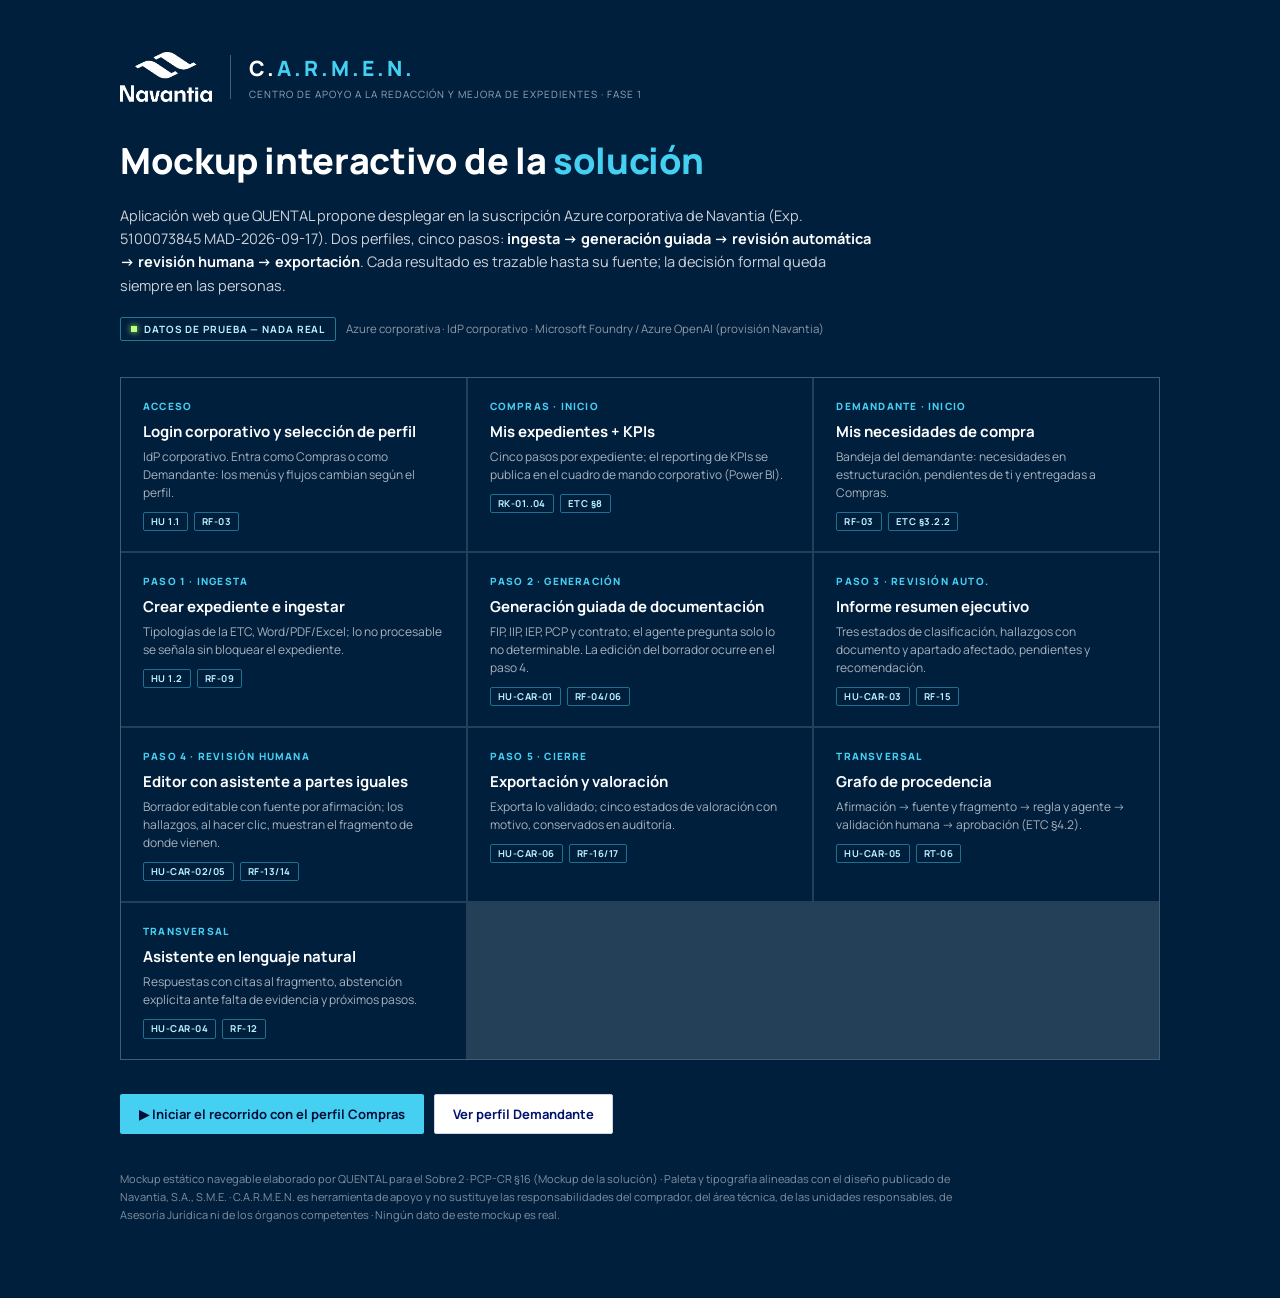
<file: index.html>
﻿<!DOCTYPE html>
<html lang="es">
<head>
<meta charset="utf-8">
<title>C.A.R.M.E.N. — Mockup de la solución (Sobre 2)</title>
<meta name="viewport" content="width=device-width, initial-scale=1">
<link rel="preconnect" href="https://fonts.googleapis.com">
<link href="https://fonts.googleapis.com/css2?family=Manrope:wght@400;600;700;800&display=swap" rel="stylesheet">
<link rel="stylesheet" href="assets/css/styles.css?v=3">
<link rel="icon" href="assets/img/navantia-icon.png">
</head>
<body class="cover">
<div class="cover-inner">

  <div style="display:flex; align-items:center; gap:18px; margin-bottom:30px">
    <img src="assets/img/navantia-vertical-white.webp" alt="Navantia" height="50">
    <div style="width:1px; height:44px; background:rgba(255,255,255,.28)"></div>
    <div>
      <div style="font-size:21px; font-weight:800; letter-spacing:.14em">C.<span style="color:var(--nv-cyan)">A.R.M.E.N.</span></div>
      <div style="font-size:10px; letter-spacing:.1em; color:rgba(255,255,255,.6)">CENTRO DE APOYO A LA REDACCIÓN Y MEJORA DE EXPEDIENTES · FASE 1</div>
    </div>
  </div>

  <h1 class="cover-title">Mockup interactivo de la <span>solución</span></h1>
  <p class="lead">
    Aplicación web que QUENTAL propone desplegar en la suscripción Azure corporativa de Navantia (Exp. 5100073845 MAD-2026-09-17).
    Dos perfiles, cinco pasos: <b style="color:#fff">ingesta → generación guiada → revisión automática → revisión humana → exportación</b>.
    Cada resultado es trazable hasta su fuente; la decisión formal queda siempre en las personas.
  </p>

  <div style="display:flex; gap:10px; flex-wrap:wrap; margin-top:20px; align-items:center">
    <span class="top-env"><span class="dot"></span> Datos de prueba — nada real</span>
    <span style="font-size:11.5px; color:rgba(255,255,255,.55)">Azure corporativa · IdP corporativo · Microsoft Foundry / Azure OpenAI (provisión Navantia)</span>
  </div>

  <div class="map-grid">
    <a class="map-card" href="login.html">
      <div class="n">Acceso</div>
      <h3>Login corporativo y selección de perfil</h3>
      <p>IdP corporativo. Entra como Compras o como Demandante: los menús y flujos cambian según el perfil.</p>
      <div class="refs"><span>HU 1.1</span><span>RF-03</span></div>
    </a>
    <a class="map-card" href="dashboard.html">
      <div class="n">Compras · inicio</div>
      <h3>Mis expedientes + KPIs</h3>
      <p>Cinco pasos por expediente; el reporting de KPIs se publica en el cuadro de mando corporativo (Power BI).</p>
      <div class="refs"><span>RK-01..04</span><span>ETC §8</span></div>
    </a>
    <a class="map-card" href="dashboard-demandante.html">
      <div class="n">Demandante · inicio</div>
      <h3>Mis necesidades de compra</h3>
      <p>Bandeja del demandante: necesidades en estructuración, pendientes de ti y entregadas a Compras.</p>
      <div class="refs"><span>RF-03</span><span>ETC §3.2.2</span></div>
    </a>
    <a class="map-card" href="expediente.html">
      <div class="n">Paso 1 · Ingesta</div>
      <h3>Crear expediente e ingestar</h3>
      <p>Tipologías de la ETC, Word/PDF/Excel; lo no procesable se señala sin bloquear el expediente.</p>
      <div class="refs"><span>HU 1.2</span><span>RF-09</span></div>
    </a>
    <a class="map-card" href="generacion.html">
      <div class="n">Paso 2 · Generación</div>
      <h3>Generación guiada de documentación</h3>
      <p>FIP, IIP, IEP, PCP y contrato; el agente pregunta solo lo no determinable. La edición del borrador ocurre en el paso 4.</p>
      <div class="refs"><span>HU-CAR-01</span><span>RF-04/06</span></div>
    </a>
    <a class="map-card" href="revision.html">
      <div class="n">Paso 3 · Revisión auto.</div>
      <h3>Informe resumen ejecutivo</h3>
      <p>Tres estados de clasificación, hallazgos con documento y apartado afectado, pendientes y recomendación.</p>
      <div class="refs"><span>HU-CAR-03</span><span>RF-15</span></div>
    </a>
    <a class="map-card" href="editor.html">
      <div class="n">Paso 4 · Revisión humana</div>
      <h3>Editor con asistente a partes iguales</h3>
      <p>Borrador editable con fuente por afirmación; los hallazgos, al hacer clic, muestran el fragmento de donde vienen.</p>
      <div class="refs"><span>HU-CAR-02/05</span><span>RF-13/14</span></div>
    </a>
    <a class="map-card" href="valoracion.html">
      <div class="n">Paso 5 · Cierre</div>
      <h3>Exportación y valoración</h3>
      <p>Exporta lo validado; cinco estados de valoración con motivo, conservados en auditoría.</p>
      <div class="refs"><span>HU-CAR-06</span><span>RF-16/17</span></div>
    </a>
    <a class="map-card" href="trazabilidad.html">
      <div class="n">Transversal</div>
      <h3>Grafo de procedencia</h3>
      <p>Afirmación → fuente y fragmento → regla y agente → validación humana → aprobación (ETC §4.2).</p>
      <div class="refs"><span>HU-CAR-05</span><span>RT-06</span></div>
    </a>
    <a class="map-card" href="asistente.html">
      <div class="n">Transversal</div>
      <h3>Asistente en lenguaje natural</h3>
      <p>Respuestas con citas al fragmento, abstención explícita ante falta de evidencia y próximos pasos.</p>
      <div class="refs"><span>HU-CAR-04</span><span>RF-12</span></div>
    </a></div>

  <div style="margin-top:34px; display:flex; gap:10px">
    <a class="btn btn-cyan" href="login.html">▶ Iniciar el recorrido con el perfil Compras</a>
    <a class="btn btn-ghost" href="dashboard-demandante.html">Ver perfil Demandante</a>
  </div>

  <p style="margin-top:36px; font-size:11px; color:rgba(255,255,255,.5); max-width:840px">
    Mockup estático navegable elaborado por QUENTAL para el Sobre 2 · PCP-CR §16 (Mockup de la solución) ·
    Paleta y tipografía alineadas con el diseño publicado de Navantia, S.A., S.M.E. · C.A.R.M.E.N. es herramienta de apoyo
    y no sustituye las responsabilidades del comprador, del área técnica, de las unidades responsables, de Asesoría Jurídica
    ni de los órganos competentes · Ningún dato de este mockup es real.
  </p>

</div>
</body>
</html>
</file>
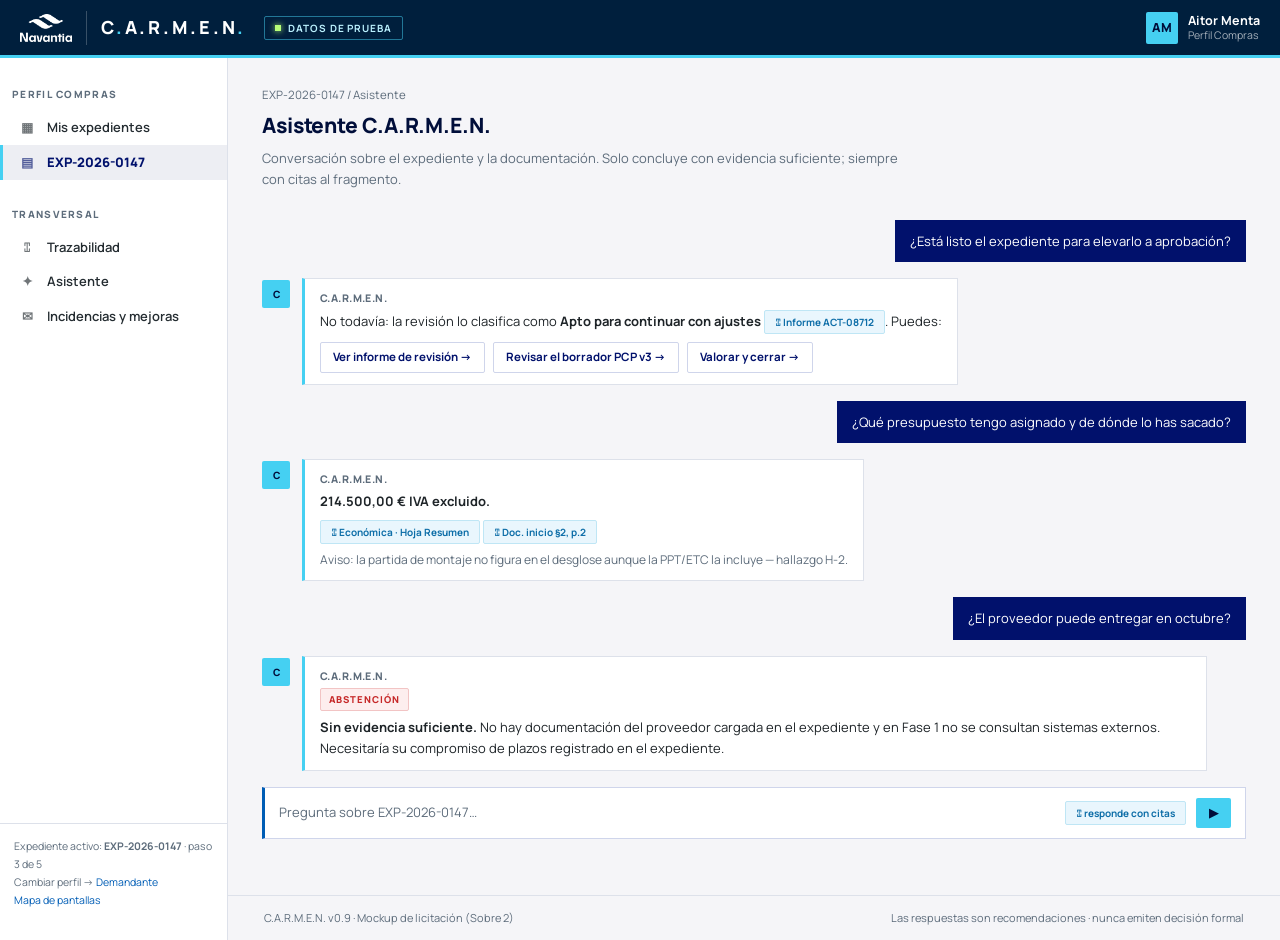
<file: asistente.html>
﻿<!DOCTYPE html>
<html lang="es">
<head>
<meta charset="utf-8">
<title>C.A.R.M.E.N. — Asistente en lenguaje natural</title>
<meta name="viewport" content="width=device-width, initial-scale=1">
<link rel="preconnect" href="https://fonts.googleapis.com">
<link href="https://fonts.googleapis.com/css2?family=Manrope:wght@400;600;700;800&display=swap" rel="stylesheet">
<link rel="stylesheet" href="assets/css/styles.css?v=3">
<link rel="icon" href="assets/img/navantia-icon.png">
</head>
<body>
<div class="app-shell">

  <header class="topbar">
    <div class="brand">
      <img src="assets/img/navantia-vertical-white.webp" alt="Navantia" height="30">
      <span class="sep"></span>
      <div class="brand-mark">C<span>.</span>A.R.M.E.N<span>.</span></div>
    </div>
    <span class="top-env"><span class="dot"></span> Datos de prueba</span>
    <span class="spacer"></span>
    <div class="top-user">
      <div class="avatar">AM</div>
      <div class="top-user-meta"><div class="name">Aitor Menta</div><div class="role">Perfil Compras</div></div>
    </div>
  </header>

  <aside class="sidebar">
    <h6>Perfil Compras</h6>
    <nav class="snav">
      <a href="dashboard.html"><span class="ico">▦</span> Mis expedientes</a>
      <a href="expediente.html" class="active"><span class="ico">▤</span> EXP-2026-0147</a>
    </nav>
    <h6>Transversal</h6>
    <nav class="snav">
      <a href="trazabilidad.html"><span class="ico">⑄</span> Trazabilidad</a>
      <a href="asistente.html"><span class="ico">✦</span> Asistente</a>
      <a href="canal.html"><span class="ico">✉</span> Incidencias y mejoras</a>
    </nav>
    <div class="sidebar-foot">
      Expediente activo: <b>EXP-2026-0147</b> · paso 3 de 5<br>
      Cambiar perfil → <a href="dashboard-demandante.html">Demandante</a><br>
      <a href="index.html">Mapa de pantallas</a>
    </div>
  </aside>

  <div class="app-main">
    <main class="content">

      <div class="pagehead">
        <div class="grow">
          <div class="crumbs"><a href="expediente.html">EXP-2026-0147</a> / Asistente</div>
          <h1>Asistente C.A.R.M.E.N.</h1>
          <p>Conversación sobre el expediente y la documentación. Solo concluye con evidencia suficiente; siempre con citas al fragmento.</p>
        </div>
      </div>

      <div class="chat-wrap">
        <div class="msg user"><div class="bub">¿Está listo el expediente para elevarlo a aprobación?</div></div>

        <div class="msg carmen">
          <div class="avatar">C</div>
          <div class="bub">
            <div class="who">C.A.R.M.E.N.</div>
            No todavía: la revisión lo clasifica como <b>Apto para continuar con ajustes</b> <span class="chip cite">⑄ Informe ACT-08712</span>. Puedes:
            <div class="sugerencias" style="margin-top:8px">
              <a class="btn btn-ghost btn-sm" href="revision.html">Ver informe de revisión →</a>
              <a class="btn btn-ghost btn-sm" href="editor.html">Revisar el borrador PCP v3 →</a>
              <a class="btn btn-ghost btn-sm" href="valoracion.html">Valorar y cerrar →</a>
            </div>
          </div>
        </div>

        <div class="msg user"><div class="bub">¿Qué presupuesto tengo asignado y de dónde lo has sacado?</div></div>

        <div class="msg carmen">
          <div class="avatar">C</div>
          <div class="bub">
            <div class="who">C.A.R.M.E.N.</div>
            <b>214.500,00 € IVA excluido.</b>
            <div style="margin-top:8px"><span class="chip cite">⑄ Económica · Hoja Resumen</span> <span class="chip cite">⑄ Doc. inicio §2, p.2</span></div>
            <div style="font-size:12px; color:var(--nv-slate); margin-top:6px">Aviso: la partida de montaje no figura en el desglose aunque la PPT/ETC la incluye — hallazgo H-2.</div>
          </div>
        </div>

        <div class="msg user"><div class="bub">¿El proveedor puede entregar en octubre?</div></div>

        <div class="msg carmen">
          <div class="avatar">C</div>
          <div class="bub">
            <div class="who">C.A.R.M.E.N.</div>
            <span class="tipo-alerta tipo-salida" style="display:inline-flex; margin-bottom:6px">Abstención</span><br>
            <b>Sin evidencia suficiente.</b> No hay documentación del proveedor cargada en el expediente y en Fase 1 no se consultan sistemas externos. Necesitaría su compromiso de plazos registrado en el expediente.
          </div>
        </div>
      </div>

      <div class="chat-input" style="margin-top:16px">
        <div class="ph">Pregunta sobre EXP-2026-0147…</div>
        <span class="chip cite">⑄ responde con citas</span>
        <a class="btn btn-cyan btn-sm" href="#">▶</a>
      </div>

    </main>
    <footer class="app-footer">
      <span>C.A.R.M.E.N. v0.9 · Mockup de licitación (Sobre 2)</span>
      <span class="sep"></span>
      <span>Las respuestas son recomendaciones · nunca emiten decisión formal</span>
    </footer>
  </div>
</div>
</body>
</html>
</file>
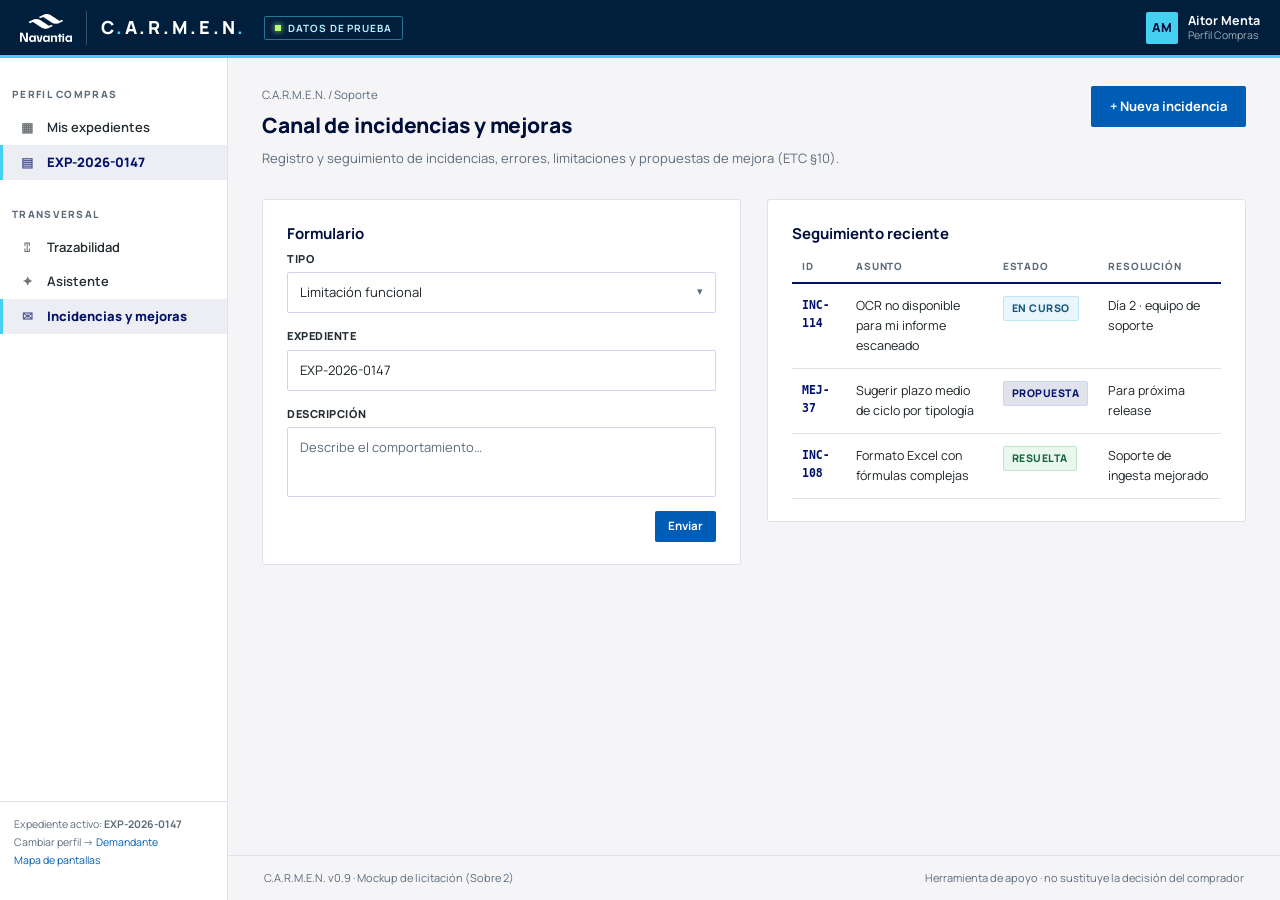
<file: canal.html>
﻿<!DOCTYPE html>
<html lang="es">
<head>
<meta charset="utf-8">
<title>C.A.R.M.E.N. — Canal de incidencias y mejoras</title>
<meta name="viewport" content="width=device-width, initial-scale=1">
<link rel="preconnect" href="https://fonts.googleapis.com">
<link href="https://fonts.googleapis.com/css2?family=Manrope:wght@400;600;700;800&display=swap" rel="stylesheet">
<link rel="stylesheet" href="assets/css/styles.css?v=3">
<link rel="icon" href="assets/img/navantia-icon.png">
</head>
<body>
<div class="app-shell">

  <header class="topbar">
    <div class="brand">
      <img src="assets/img/navantia-vertical-white.webp" alt="Navantia" height="30">
      <span class="sep"></span>
      <div class="brand-mark">C<span>.</span>A.R.M.E.N<span>.</span></div>
    </div>
    <span class="top-env"><span class="dot"></span> Datos de prueba</span>
    <span class="spacer"></span>
    <div class="top-user">
      <div class="avatar">AM</div>
      <div class="top-user-meta"><div class="name">Aitor Menta</div><div class="role">Perfil Compras</div></div>
    </div>
  </header>

  <aside class="sidebar">
    <h6>Perfil Compras</h6>
    <nav class="snav">
      <a href="dashboard.html"><span class="ico">▦</span> Mis expedientes</a>
      <a href="expediente.html" class="active"><span class="ico">▤</span> EXP-2026-0147</a>
    </nav>
    <h6>Transversal</h6>
    <nav class="snav">
      <a href="trazabilidad.html"><span class="ico">⑄</span> Trazabilidad</a>
      <a href="asistente.html"><span class="ico">✦</span> Asistente</a>
      <a href="canal.html" class="active"><span class="ico">✉</span> Incidencias y mejoras</a>
    </nav>
    <div class="sidebar-foot">
      Expediente activo: <b>EXP-2026-0147</b><br>
      Cambiar perfil → <a href="dashboard-demandante.html">Demandante</a><br>
      <a href="index.html">Mapa de pantallas</a>
    </div>
  </aside>

  <div class="app-main">
    <main class="content">

      <div class="pagehead">
        <div class="grow">
          <div class="crumbs"><a href="dashboard.html">C.A.R.M.E.N.</a> / Soporte</div>
          <h1>Canal de incidencias y mejoras</h1>
          <p>Registro y seguimiento de incidencias, errores, limitaciones y propuestas de mejora (ETC §10).</p>
        </div>
        <a class="btn btn-primary" href="#">+ Nueva incidencia</a>
      </div>

      <div class="grid-2" style="align-items:start">
        <div class="card">
          <h2>Formulario</h2>
          <div class="field"><label>Tipo</label><div class="fake-input" style="display:flex; justify-content:space-between">Limitación funcional <span style="color:var(--nv-slate); font-size:11px">▾</span></div></div>
          <div class="field"><label>Expediente</label><div class="fake-input">EXP-2026-0147</div></div>
          <div class="field"><label>Descripción</label><div class="fake-input" style="min-height:70px; color:var(--nv-slate)">Describe el comportamiento…</div></div>
          <div class="btn-row" style="justify-content:flex-end"><a class="btn btn-primary btn-sm" href="#">Enviar</a></div>
        </div>

        <div class="card">
          <h2>Seguimiento reciente</h2>
          <table class="tbl" style="font-size:12.5px">
            <thead><tr><th>ID</th><th>Asunto</th><th>Estado</th><th>Resolución</th></tr></thead>
            <tbody>
              <tr><td class="mono">INC-114</td><td>OCR no disponible para mi informe escaneado</td><td><span class="badge badge-info">En curso</span></td><td>Día 2 · equipo de soporte</td></tr>
              <tr><td class="mono">MEJ-37</td><td>Sugerir plazo medio de ciclo por tipología</td><td><span class="badge badge-navy">Propuesta</span></td><td>Para próxima release</td></tr>
              <tr><td class="mono">INC-108</td><td>Formato Excel con fórmulas complejas</td><td><span class="badge badge-ok">Resuelta</span></td><td>Soporte de ingesta mejorado</td></tr>
            </tbody>
          </table>
        </div>
      </div>

    </main>
    <footer class="app-footer">
      <span>C.A.R.M.E.N. v0.9 · Mockup de licitación (Sobre 2)</span>
      <span class="sep"></span>
      <span>Herramienta de apoyo · no sustituye la decisión del comprador</span>
    </footer>
  </div>
</div>
</body>
</html>
</file>
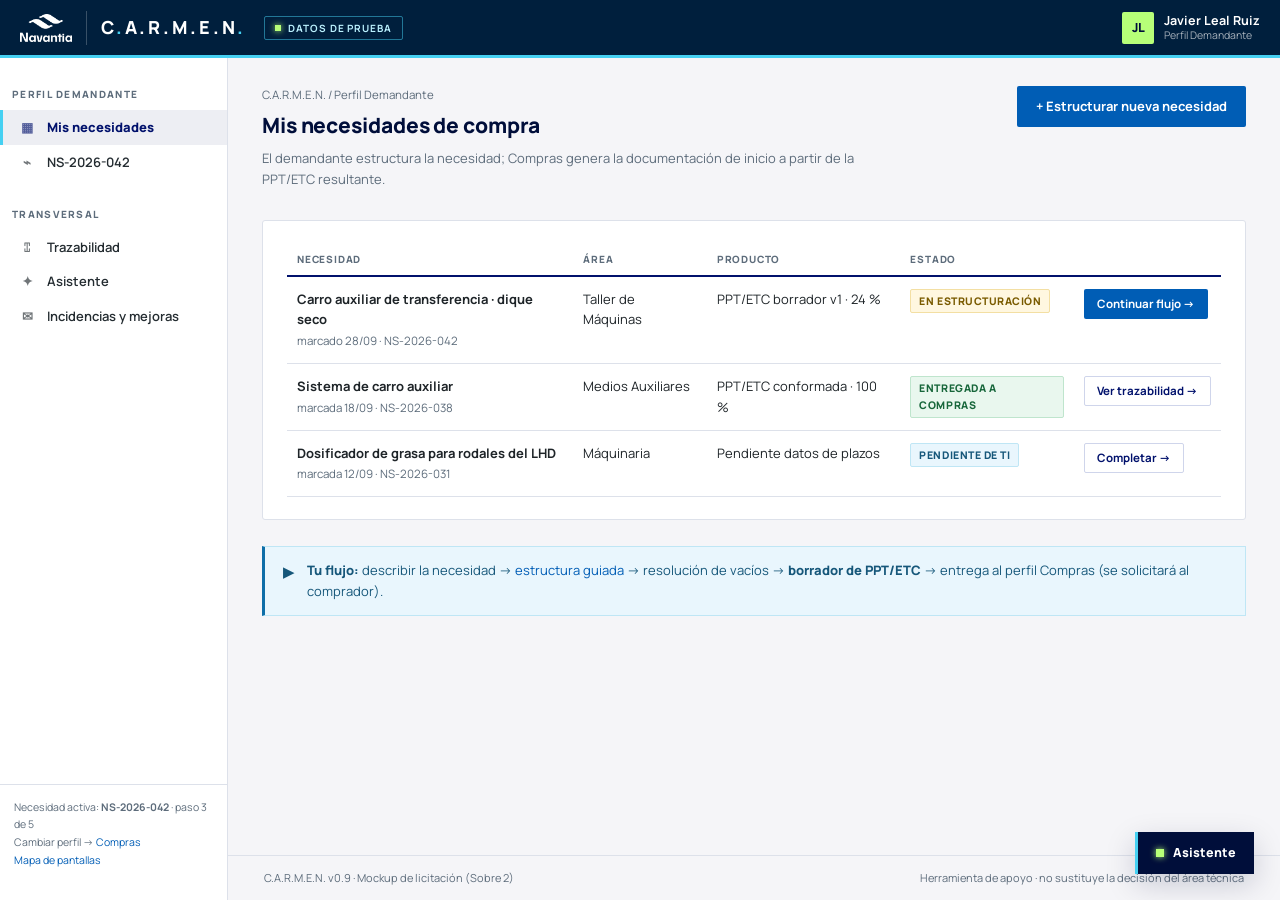
<file: dashboard-demandante.html>
﻿<!DOCTYPE html>
<html lang="es">
<head>
<meta charset="utf-8">
<title>C.A.R.M.E.N. — Mis necesidades (Demandante)</title>
<meta name="viewport" content="width=device-width, initial-scale=1">
<link rel="preconnect" href="https://fonts.googleapis.com">
<link href="https://fonts.googleapis.com/css2?family=Manrope:wght@400;600;700;800&display=swap" rel="stylesheet">
<link rel="stylesheet" href="assets/css/styles.css?v=3">
<link rel="icon" href="assets/img/navantia-icon.png">
</head>
<body>
<div class="app-shell">

  <header class="topbar">
    <div class="brand">
      <img src="assets/img/navantia-vertical-white.webp" alt="Navantia" height="30">
      <span class="sep"></span>
      <div class="brand-mark">C<span>.</span>A.R.M.E.N<span>.</span></div>
    </div>
    <span class="top-env"><span class="dot"></span> Datos de prueba</span>
    <span class="spacer"></span>
    <div class="top-user">
      <div class="avatar dem">JL</div>
      <div class="top-user-meta"><div class="name">Javier Leal Ruiz</div><div class="role">Perfil Demandante</div></div>
    </div>
  </header>

  <aside class="sidebar">
    <h6>Perfil Demandante</h6>
    <nav class="snav">
      <a href="dashboard-demandante.html" class="active"><span class="ico">▦</span> Mis necesidades</a>
      <a href="ppt-etc.html"><span class="ico">⌁</span> NS-2026-042</a>
    </nav>
    <h6>Transversal</h6>
    <nav class="snav">
      <a href="trazabilidad.html"><span class="ico">⑄</span> Trazabilidad</a>
      <a href="asistente.html"><span class="ico">✦</span> Asistente</a>
      <a href="canal.html"><span class="ico">✉</span> Incidencias y mejoras</a>
    </nav>
    <div class="sidebar-foot">
      Necesidad activa: <b>NS-2026-042</b> · paso 3 de 5<br>
      Cambiar perfil → <a href="dashboard.html">Compras</a><br>
      <a href="index.html">Mapa de pantallas</a>
    </div>
  </aside>

  <div class="app-main">
    <main class="content">

      <div class="pagehead">
        <div class="grow">
          <div class="crumbs">C.A.R.M.E.N. / Perfil Demandante</div>
          <h1>Mis necesidades de compra</h1>
          <p>El demandante estructura la necesidad; Compras genera la documentación de inicio a partir de la PPT/ETC resultante.</p>
        </div>
        <a class="btn btn-primary" href="ppt-etc.html">+ Estructurar nueva necesidad</a>
      </div>

      <div class="card">
        <table class="tbl">
          <thead>
            <tr><th>Necesidad</th><th>Área</th><th>Producto</th><th>Estado</th><th></th></tr>
          </thead>
          <tbody>
            <tr>
              <td><b>Carro auxiliar de transferencia · dique seco</b><br><span class="muted">marcado 28/09 · NS-2026-042</span></td>
              <td>Taller de Máquinas</td>
              <td>PPT/ETC borrador v1 · 24 %</td>
              <td><span class="badge badge-warn">En estructuración</span></td>
              <td><a class="btn btn-primary btn-sm" href="ppt-etc.html">Continuar flujo →</a></td>
            </tr>
            <tr>
              <td><b>Sistema de carro auxiliar</b><br><span class="muted">marcada 18/09 · NS-2026-038</span></td>
              <td>Medios Auxiliares</td>
              <td>PPT/ETC conformada · 100 %</td>
              <td><span class="badge badge-ok">Entregada a Compras</span></td>
              <td><a class="btn btn-ghost btn-sm" href="trazabilidad.html">Ver trazabilidad →</a></td>
            </tr>
            <tr>
              <td><b>Dosificador de grasa para rodales del LHD</b><br><span class="muted">marcada 12/09 · NS-2026-031</span></td>
              <td>Máquinaria</td>
              <td>Pendiente datos de plazos</td>
              <td><span class="badge badge-info">Pendiente de ti</span></td>
              <td><a class="btn btn-ghost btn-sm" href="ppt-etc.html">Completar →</a></td>
            </tr>
          </tbody>
        </table>
      </div>

      <div class="section">
        <div class="callout info">
          <span class="ico">▶</span>
          <div><b>Tu flujo:</b> describir la necesidad → <a href="ppt-etc.html">estructura guiada</a> → resolución de vacíos → <b>borrador de PPT/ETC</b> → entrega al perfil Compras (se solicitará al comprador).</div>
        </div>
      </div>

    </main>
    <footer class="app-footer">
      <span>C.A.R.M.E.N. v0.9 · Mockup de licitación (Sobre 2)</span>
      <span class="sep"></span>
      <span>Herramienta de apoyo · no sustituye la decisión del área técnica</span>
    </footer>
  </div>
</div>

<a class="chat-fab" href="asistente.html"><span class="dot"></span> Asistente</a>
</body>
</html>
</file>
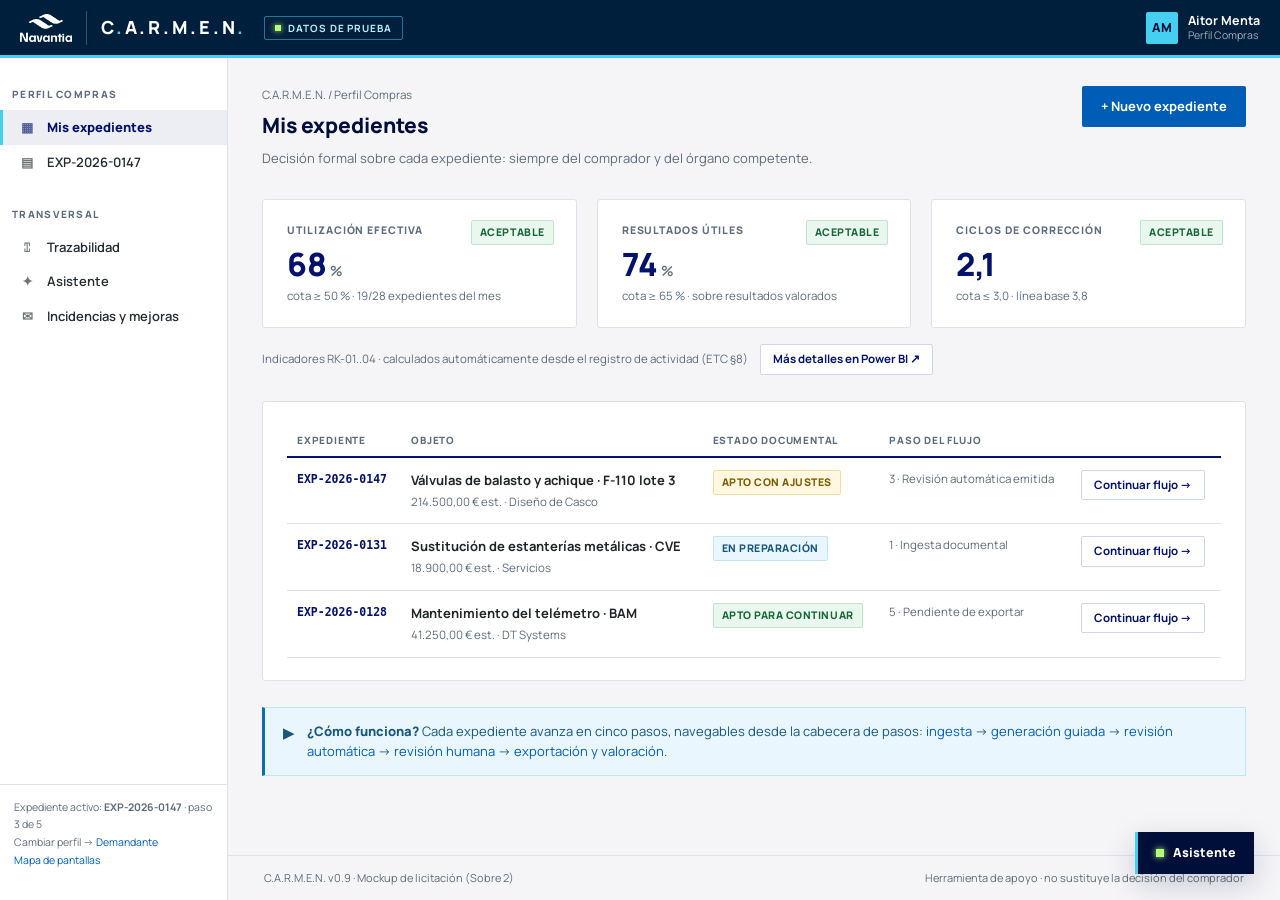
<file: dashboard.html>
﻿<!DOCTYPE html>
<html lang="es">
<head>
<meta charset="utf-8">
<title>C.A.R.M.E.N. — Mis expedientes (Compras)</title>
<meta name="viewport" content="width=device-width, initial-scale=1">
<link rel="preconnect" href="https://fonts.googleapis.com">
<link href="https://fonts.googleapis.com/css2?family=Manrope:wght@400;600;700;800&display=swap" rel="stylesheet">
<link rel="stylesheet" href="assets/css/styles.css?v=3">
<link rel="icon" href="assets/img/navantia-icon.png">
</head>
<body>
<div class="app-shell">

  <header class="topbar">
    <div class="brand">
      <img src="assets/img/navantia-vertical-white.webp" alt="Navantia" height="30">
      <span class="sep"></span>
      <div class="brand-mark">C<span>.</span>A.R.M.E.N<span>.</span></div>
    </div>
    <span class="top-env"><span class="dot"></span> Datos de prueba</span>
    <span class="spacer"></span>
    <div class="top-user">
      <div class="avatar">AM</div>
      <div class="top-user-meta"><div class="name">Aitor Menta</div><div class="role">Perfil Compras</div></div>
    </div>
  </header>

  <aside class="sidebar">
    <h6>Perfil Compras</h6>
    <nav class="snav">
      <a href="dashboard.html" class="active"><span class="ico">▦</span> Mis expedientes</a>
      <a href="expediente.html"><span class="ico">▤</span> EXP-2026-0147</a>
    </nav>
    <h6>Transversal</h6>
    <nav class="snav">
      <a href="trazabilidad.html"><span class="ico">⑄</span> Trazabilidad</a>
      <a href="asistente.html"><span class="ico">✦</span> Asistente</a>
      <a href="canal.html"><span class="ico">✉</span> Incidencias y mejoras</a>
    </nav>
    <div class="sidebar-foot">
      Expediente activo: <b>EXP-2026-0147</b> · paso 3 de 5<br>
      Cambiar perfil → <a href="dashboard-demandante.html">Demandante</a><br>
      <a href="index.html">Mapa de pantallas</a>
    </div>
  </aside>

  <div class="app-main">
    <main class="content">

      <div class="pagehead">
        <div class="grow">
          <div class="crumbs">C.A.R.M.E.N. / Perfil Compras</div>
          <h1>Mis expedientes</h1>
          <p>Decisión formal sobre cada expediente: siempre del comprador y del órgano competente.</p>
        </div>
        <a class="btn btn-primary" href="expediente.html">+ Nuevo expediente</a>
      </div>

      <div class="grid-3">
        <div class="card kpi">
          <span class="mark"><span class="badge badge-ok">Aceptable</span></span>
          <div class="label">Utilización efectiva</div>
          <div class="value">68<small> %</small></div>
          <div class="target">cota ≥ 50 % · 19/28 expedientes del mes</div>
        </div>
        <div class="card kpi">
          <span class="mark"><span class="badge badge-ok">Aceptable</span></span>
          <div class="label">Resultados útiles</div>
          <div class="value">74<small> %</small></div>
          <div class="target">cota ≥ 65 % · sobre resultados valorados</div>
        </div>
        <div class="card kpi">
          <span class="mark"><span class="badge badge-ok">Aceptable</span></span>
          <div class="label">Ciclos de corrección</div>
          <div class="value">2,1</div>
          <div class="target">cota ≤ 3,0 · línea base 3,8</div>
        </div>
      </div>

      <div class="btn-row" style="margin-top:16px">
        <span style="font-size:11.5px; color:var(--nv-slate)">Indicadores RK-01..04 · calculados automáticamente desde el registro de actividad (ETC §8)</span>
        <a class="btn btn-ghost btn-sm" href="#">Más detalles en Power BI ↗</a>
      </div>

      <div class="section">
        <div class="card">
          <table class="tbl">
            <thead>
              <tr><th>Expediente</th><th>Objeto</th><th>Estado documental</th><th>Paso del flujo</th><th></th></tr>
            </thead>
            <tbody>
              <tr>
                <td class="mono">EXP-2026-0147</td>
                <td><b>Válvulas de balasto y achique · F-110 lote 3</b><br><span class="muted">214.500,00 € est. · Diseño de Casco</span></td>
                <td><span class="badge badge-warn">Apto con ajustes</span></td>
                <td class="muted">3 · Revisión automática emitida</td>
                <td><a class="btn btn-ghost btn-sm" href="revision.html">Continuar flujo →</a></td>
              </tr>
              <tr>
                <td class="mono">EXP-2026-0131</td>
                <td><b>Sustitución de estanterías metálicas · CVE</b><br><span class="muted">18.900,00 € est. · Servicios</span></td>
                <td><span class="badge badge-info">En preparación</span></td>
                <td class="muted">1 · Ingesta documental</td>
                <td><a class="btn btn-ghost btn-sm" href="expediente.html">Continuar flujo →</a></td>
              </tr>
              <tr>
                <td class="mono">EXP-2026-0128</td>
                <td><b>Mantenimiento del telémetro · BAM</b><br><span class="muted">41.250,00 € est. · DT Systems</span></td>
                <td><span class="badge badge-ok">Apto para continuar</span></td>
                <td class="muted">5 · Pendiente de exportar</td>
                <td><a class="btn btn-ghost btn-sm" href="valoracion.html">Continuar flujo →</a></td>
              </tr>
            </tbody>
          </table>
        </div>
      </div>

      <div class="section">
        <div class="callout info">
          <span class="ico">▶</span>
          <div><b>¿Cómo funciona?</b> Cada expediente avanza en cinco pasos, navegables desde la cabecera de pasos: <a href="expediente.html">ingesta</a> → <a href="generacion.html">generación guiada</a> → <a href="revision.html">revisión automática</a> → <a href="editor.html">revisión humana</a> → <a href="valoracion.html">exportación y valoración</a>.</div>
        </div>
      </div>

    </main>
    <footer class="app-footer">
      <span>C.A.R.M.E.N. v0.9 · Mockup de licitación (Sobre 2)</span>
      <span class="sep"></span>
      <span>Herramienta de apoyo · no sustituye la decisión del comprador</span>
    </footer>
  </div>
</div>

<a class="chat-fab" href="asistente.html"><span class="dot"></span> Asistente</a>
</body>
</html>
</file>
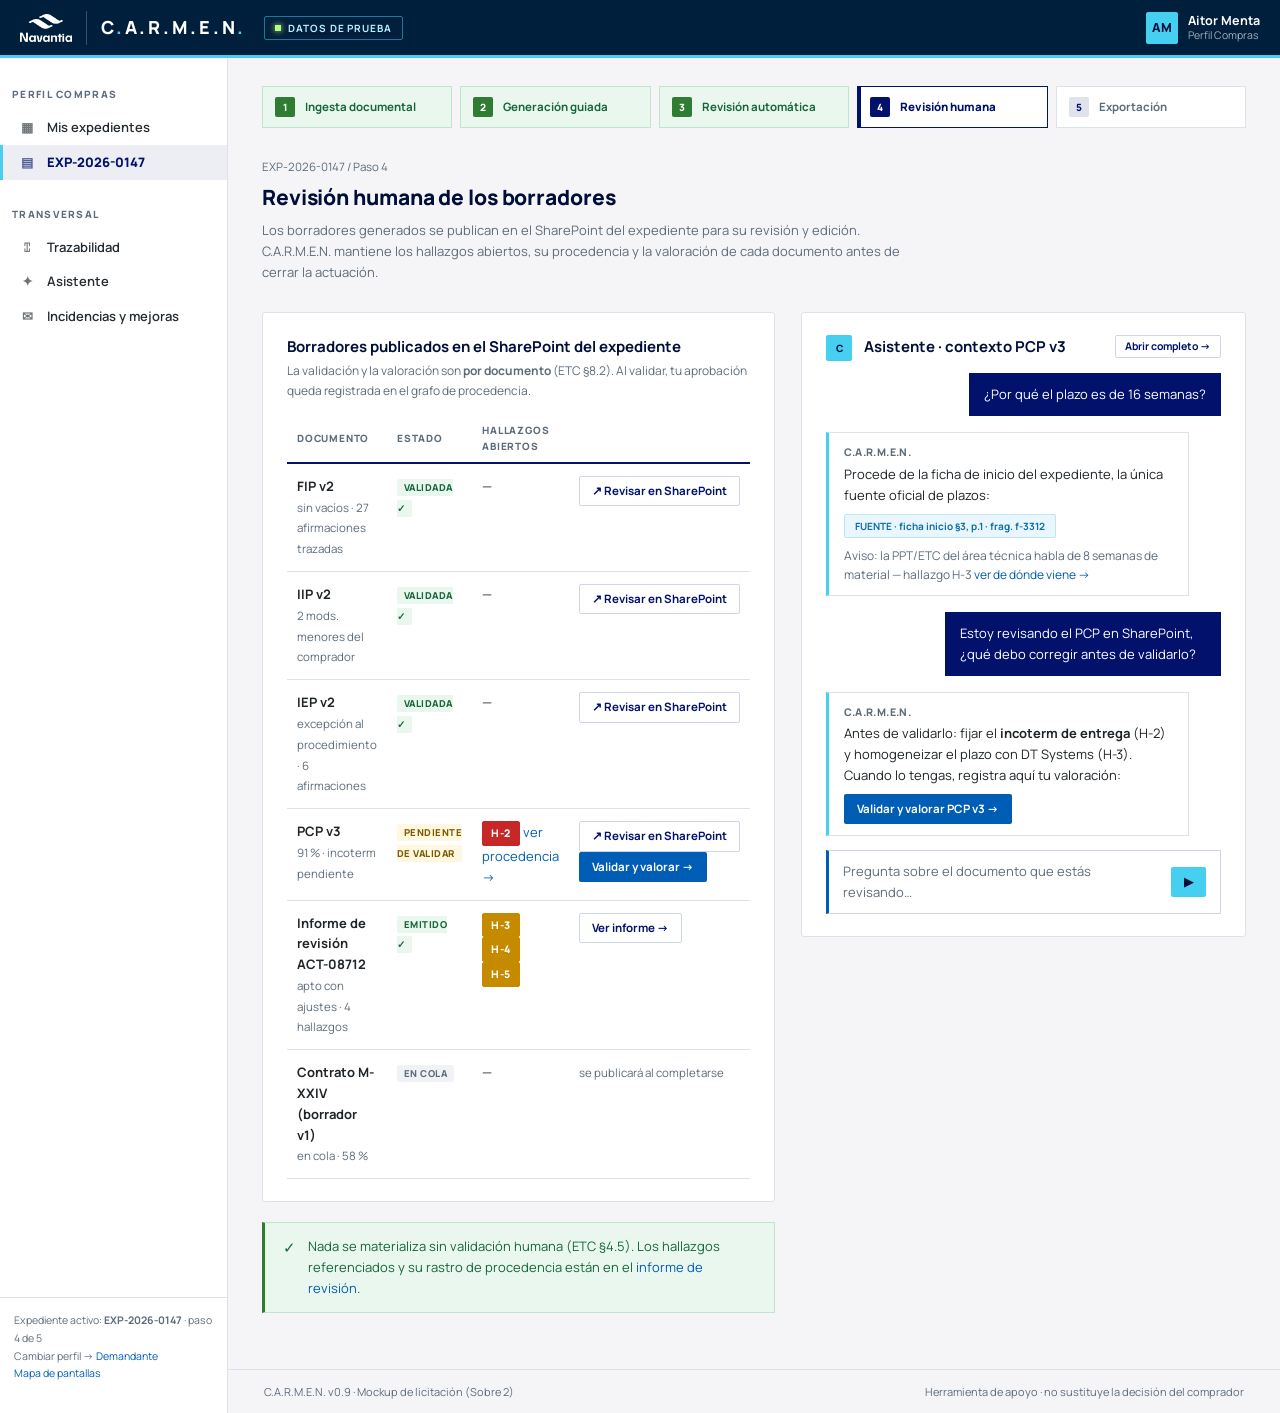
<file: editor.html>
﻿<!DOCTYPE html>
<html lang="es">
<head>
<meta charset="utf-8">
<title>C.A.R.M.E.N. · Paso 4 — Revisión humana en SharePoint</title>
<meta name="viewport" content="width=device-width, initial-scale=1">
<link rel="preconnect" href="https://fonts.googleapis.com">
<link href="https://fonts.googleapis.com/css2?family=Manrope:wght@400;600;700;800&display=swap" rel="stylesheet">
<link rel="stylesheet" href="assets/css/styles.css?v=3">
<link rel="icon" href="assets/img/navantia-icon.png">
</head>
<body>
<div class="app-shell">

  <header class="topbar">
    <div class="brand">
      <img src="assets/img/navantia-vertical-white.webp" alt="Navantia" height="30">
      <span class="sep"></span>
      <div class="brand-mark">C<span>.</span>A.R.M.E.N<span>.</span></div>
    </div>
    <span class="top-env"><span class="dot"></span> Datos de prueba</span>
    <span class="spacer"></span>
    <div class="top-user">
      <div class="avatar">AM</div>
      <div class="top-user-meta"><div class="name">Aitor Menta</div><div class="role">Perfil Compras</div></div>
    </div>
  </header>

  <aside class="sidebar">
    <h6>Perfil Compras</h6>
    <nav class="snav">
      <a href="dashboard.html"><span class="ico">▦</span> Mis expedientes</a>
      <a href="expediente.html" class="active"><span class="ico">▤</span> EXP-2026-0147</a>
    </nav>
    <h6>Transversal</h6>
    <nav class="snav">
      <a href="trazabilidad.html"><span class="ico">⑄</span> Trazabilidad</a>
      <a href="asistente.html"><span class="ico">✦</span> Asistente</a>
      <a href="canal.html"><span class="ico">✉</span> Incidencias y mejoras</a>
    </nav>
    <div class="sidebar-foot">
      Expediente activo: <b>EXP-2026-0147</b> · paso 4 de 5<br>
      Cambiar perfil → <a href="dashboard-demandante.html">Demandante</a><br>
      <a href="index.html">Mapa de pantallas</a>
    </div>
  </aside>

  <div class="app-main">
    <main class="content">

      <nav class="stepper">
        <a class="step done" href="expediente.html"><span class="n">1</span><span class="lbl">Ingesta documental</span></a>
        <a class="step done" href="generacion.html"><span class="n">2</span><span class="lbl">Generación guiada</span></a>
        <a class="step done" href="revision.html"><span class="n">3</span><span class="lbl">Revisión automática</span></a>
        <a class="step cur" href="editor.html"><span class="n">4</span><span class="lbl">Revisión humana</span></a>
        <a class="step" href="valoracion.html"><span class="n">5</span><span class="lbl">Exportación</span></a>
      </nav>

      <div class="pagehead">
        <div class="grow">
          <div class="crumbs"><a href="expediente.html">EXP-2026-0147</a> / Paso 4</div>
          <h1>Revisión humana de los borradores</h1>
          <p>Los borradores generados se publican en el SharePoint del expediente para su revisión y edición. C.A.R.M.E.N. mantiene los hallazgos abiertos, su procedencia y la valoración de cada documento antes de cerrar la actuación.</p>
        </div>
      </div>

      <div class="editor-split">

        <!-- Borradores publicados -->
        <div>
          <div class="card">
            <div class="card-head">
              <div class="grow">
                <h2>Borradores publicados en el SharePoint del expediente</h2>
                <div class="sub">La validación y la valoración son <b>por documento</b> (ETC §8.2). Al validar, tu aprobación queda registrada en el grafo de procedencia.</div>
              </div>
            </div>
            <table class="tbl">
              <thead><tr><th>Documento</th><th>Estado</th><th>Hallazgos abiertos</th><th></th></tr></thead>
              <tbody>
                <tr>
                  <td><b>FIP v2</b><br><span class="muted">sin vacíos · 27 afirmaciones trazadas</span></td>
                  <td><span class="estado-doc ed-ok">Validada ✓</span></td>
                  <td>—</td>
                  <td><a class="btn btn-ghost btn-sm" href="#">↗ Revisar en SharePoint</a></td>
                </tr>
                <tr>
                  <td><b>IIP v2</b><br><span class="muted">2 mods. menores del comprador</span></td>
                  <td><span class="estado-doc ed-ok">Validada ✓</span></td>
                  <td>—</td>
                  <td><a class="btn btn-ghost btn-sm" href="#">↗ Revisar en SharePoint</a></td>
                </tr>
                <tr>
                  <td><b>IEP v2</b><br><span class="muted">excepción al procedimiento · 6 afirmaciones</span></td>
                  <td><span class="estado-doc ed-ok">Validada ✓</span></td>
                  <td>—</td>
                  <td><a class="btn btn-ghost btn-sm" href="#">↗ Revisar en SharePoint</a></td>
                </tr>
                <tr>
                  <td><b>PCP v3</b><br><span class="muted">91 % · incoterm pendiente</span></td>
                  <td><span class="estado-doc ed-warn">Pendiente de validar</span></td>
                  <td><span class="badge badge-solid-danger">H-2</span> <a href="revision.html#h2">ver procedencia →</a></td>
                  <td><a class="btn btn-ghost btn-sm" href="#">↗ Revisar en SharePoint</a> <a class="btn btn-primary btn-sm" href="valoracion.html">Validar y valorar →</a></td>
                </tr>
                <tr>
                  <td><b>Informe de revisión ACT-08712</b><br><span class="muted">apto con ajustes · 4 hallazgos</span></td>
                  <td><span class="estado-doc ed-ok">Emitido ✓</span></td>
                  <td><span class="badge badge-solid-warn">H-3</span> <span class="badge badge-solid-warn">H-4</span> <span class="badge badge-solid-warn">H-5</span></td>
                  <td><a class="btn btn-ghost btn-sm" href="revision.html">Ver informe →</a></td>
                </tr>
                <tr>
                  <td><b>Contrato M-XXIV (borrador v1)</b><br><span class="muted">en cola · 58 %</span></td>
                  <td><span class="estado-doc ed-skip">En cola</span></td>
                  <td>—</td>
                  <td><span class="muted">se publicará al completarse</span></td>
                </tr>
              </tbody>
            </table>
          </div>

          <div class="callout ok" style="margin-top:20px">
            <span class="ico">✓</span>
            <div>Nada se materializa sin validación humana (ETC §4.5). Los hallazgos referenciados y su rastro de procedencia están en el <a href="revision.html">informe de revisión</a>.</div>
          </div>
        </div>

        <!-- Asistente contextual -->
        <div>
          <div class="card">
            <div class="card-head" style="margin-bottom:12px">
              <div class="avatar" style="width:26px; height:26px; font-size:10px">C</div>
              <div class="grow"><h2 style="margin:0">Asistente · contexto PCP v3</h2></div>
              <a class="btn btn-ghost btn-sm" href="asistente.html" style="padding:2px 9px; font-size:10.5px">Abrir completo →</a>
            </div>
            <div class="chat-wrap">
              <div class="msg user"><div class="bub">¿Por qué el plazo es de 16 semanas?</div></div>
              <div class="msg carmen"><div class="bub">
                <div class="who">C.A.R.M.E.N.</div>
                Procede de la ficha de inicio del expediente, la única fuente oficial de plazos:
                <div style="margin-top:8px"><span class="chip cite">FUENTE · ficha inicio §3, p.1 · frag. f-3312</span></div>
                <div style="font-size:12px; margin-top:8px; color:var(--nv-slate)">Aviso: la PPT/ETC del área técnica habla de 8 semanas de material — hallazgo H-3 <a href="revision.html#h3">ver de dónde viene →</a></div>
              </div></div>
              <div class="msg user"><div class="bub">Estoy revisando el PCP en SharePoint, ¿qué debo corregir antes de validarlo?</div></div>
              <div class="msg carmen"><div class="bub">
                <div class="who">C.A.R.M.E.N.</div>
                Antes de validarlo: fijar el <b>incoterm de entrega</b> (H-2) y homogeneizar el plazo con DT Systems (H-3). Cuando lo tengas, registra aquí tu valoración:
                <div class="sugerencias" style="margin-top:8px">
                  <a class="btn btn-primary btn-sm" href="valoracion.html">Validar y valorar PCP v3 →</a>
                </div>
              </div></div>
            </div>
            <div class="chat-input" style="margin-top:14px"><div class="ph">Pregunta sobre el documento que estás revisando…</div><a class="btn btn-cyan btn-sm" href="#">▶</a></div>
          </div>
        </div>
      </div>

    </main>
    <footer class="app-footer">
      <span>C.A.R.M.E.N. v0.9 · Mockup de licitación (Sobre 2)</span>
      <span class="sep"></span>
      <span>Herramienta de apoyo · no sustituye la decisión del comprador</span>
    </footer>
  </div>
</div>
</body>
</html>
</file>
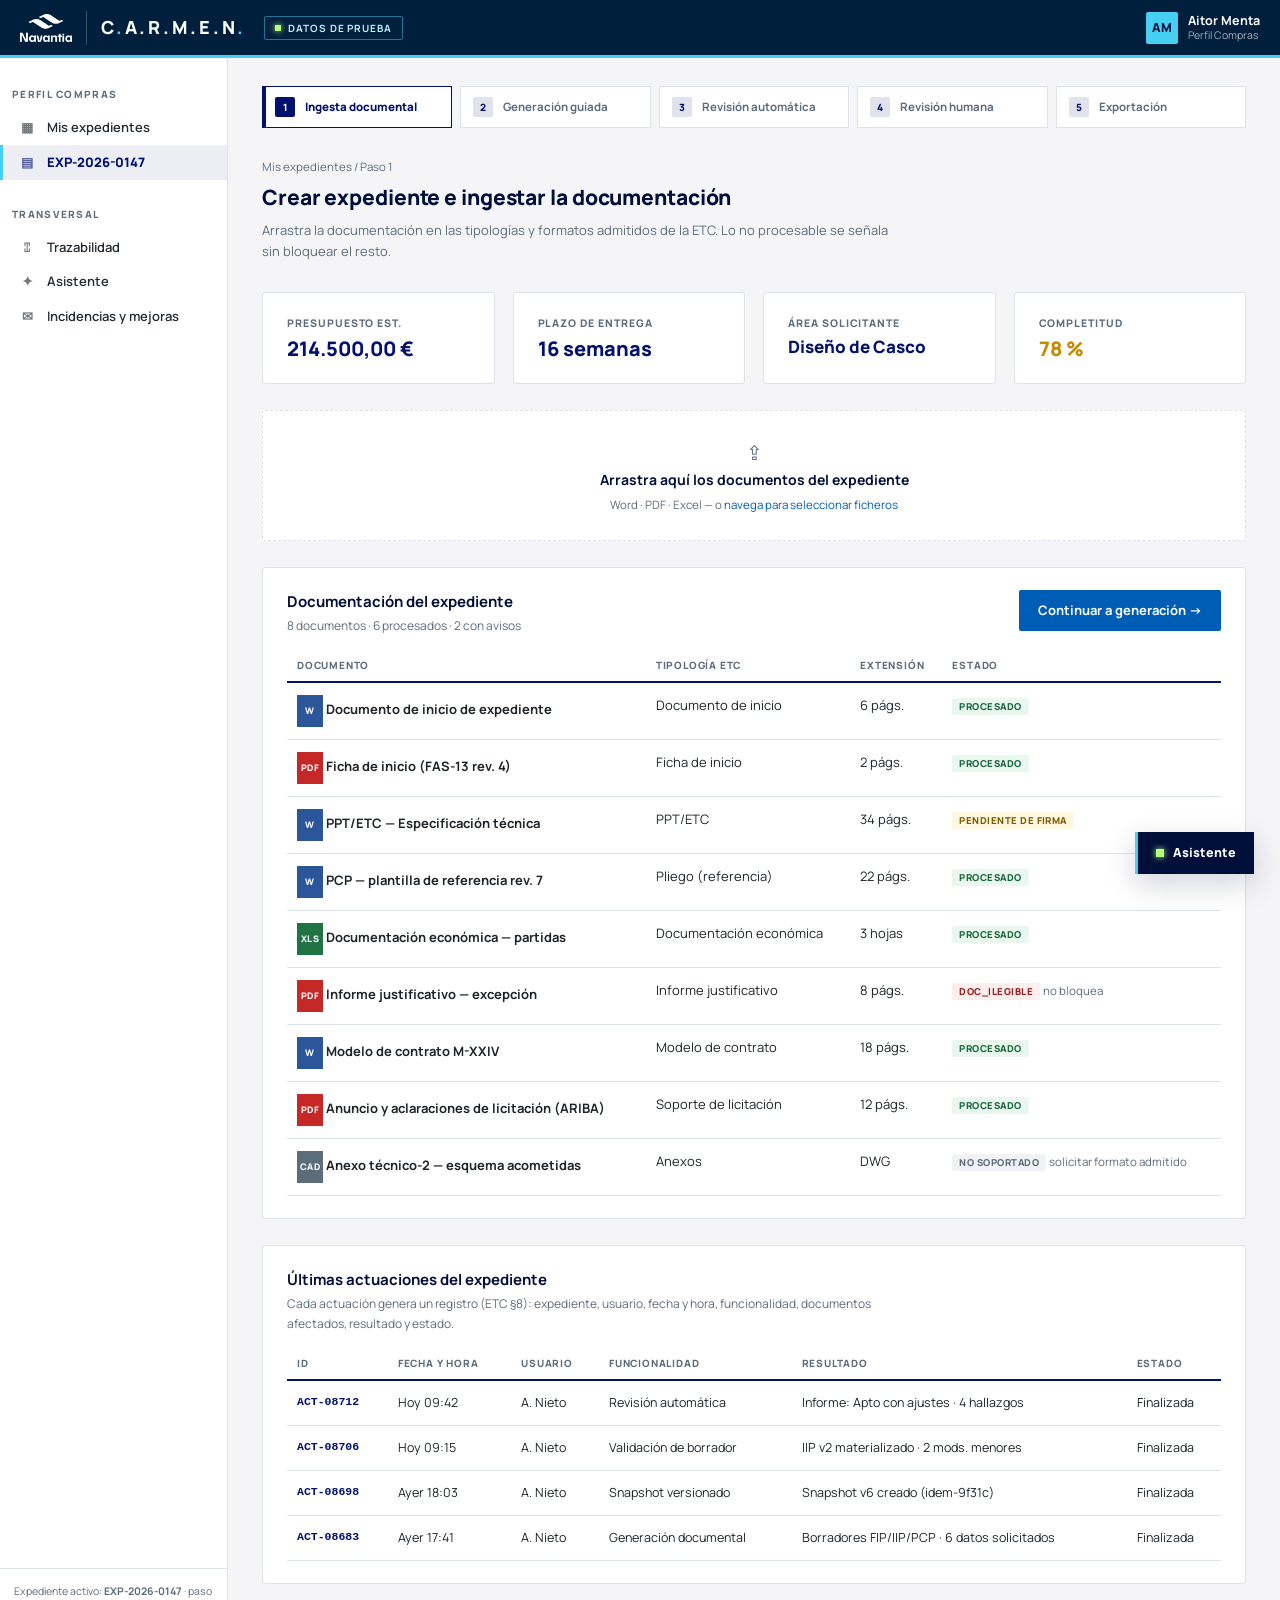
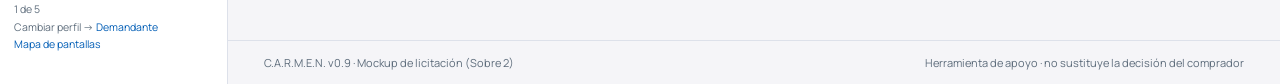
<file: expediente.html>
﻿<!DOCTYPE html>
<html lang="es">
<head>
<meta charset="utf-8">
<title>C.A.R.M.E.N. · Paso 1 — Ingesta documental</title>
<meta name="viewport" content="width=device-width, initial-scale=1">
<link rel="preconnect" href="https://fonts.googleapis.com">
<link href="https://fonts.googleapis.com/css2?family=Manrope:wght@400;600;700;800&display=swap" rel="stylesheet">
<link rel="stylesheet" href="assets/css/styles.css?v=3">
<link rel="icon" href="assets/img/navantia-icon.png">
</head>
<body>
<div class="app-shell">

  <header class="topbar">
    <div class="brand">
      <img src="assets/img/navantia-vertical-white.webp" alt="Navantia" height="30">
      <span class="sep"></span>
      <div class="brand-mark">C<span>.</span>A.R.M.E.N<span>.</span></div>
    </div>
    <span class="top-env"><span class="dot"></span> Datos de prueba</span>
    <span class="spacer"></span>
    <div class="top-user">
      <div class="avatar">AM</div>
      <div class="top-user-meta"><div class="name">Aitor Menta</div><div class="role">Perfil Compras</div></div>
    </div>
  </header>

  <aside class="sidebar">
    <h6>Perfil Compras</h6>
    <nav class="snav">
      <a href="dashboard.html"><span class="ico">▦</span> Mis expedientes</a>
      <a href="expediente.html" class="active"><span class="ico">▤</span> EXP-2026-0147</a>
    </nav>
    <h6>Transversal</h6>
    <nav class="snav">
      <a href="trazabilidad.html"><span class="ico">⑄</span> Trazabilidad</a>
      <a href="asistente.html"><span class="ico">✦</span> Asistente</a>
      <a href="canal.html"><span class="ico">✉</span> Incidencias y mejoras</a>
    </nav>
    <div class="sidebar-foot">
      Expediente activo: <b>EXP-2026-0147</b> · paso 1 de 5<br>
      Cambiar perfil → <a href="dashboard-demandante.html">Demandante</a><br>
      <a href="index.html">Mapa de pantallas</a>
    </div>
  </aside>

  <div class="app-main">
    <main class="content">

      <nav class="stepper">
        <a class="step cur" href="expediente.html"><span class="n">1</span><span class="lbl">Ingesta documental</span></a>
        <a class="step" href="generacion.html"><span class="n">2</span><span class="lbl">Generación guiada</span></a>
        <a class="step" href="revision.html"><span class="n">3</span><span class="lbl">Revisión automática</span></a>
        <a class="step" href="editor.html"><span class="n">4</span><span class="lbl">Revisión humana</span></a>
        <a class="step" href="valoracion.html"><span class="n">5</span><span class="lbl">Exportación</span></a>
      </nav>

      <div class="pagehead">
        <div class="grow">
          <div class="crumbs"><a href="dashboard.html">Mis expedientes</a> / Paso 1</div>
          <h1>Crear expediente e ingestar la documentación</h1>
          <p>Arrastra la documentación en las tipologías y formatos admitidos de la ETC. Lo no procesable se señala sin bloquear el resto.</p>
        </div>
      </div>

      <div class="grid-4">
        <div class="card kpi"><div class="label">Presupuesto est.</div><div class="value" style="font-size:20px">214.500,00 €</div></div>
        <div class="card kpi"><div class="label">Plazo de entrega</div><div class="value" style="font-size:20px">16 semanas</div></div>
        <div class="card kpi"><div class="label">Área solicitante</div><div class="value" style="font-size:17px">Diseño de Casco</div></div>
        <div class="card kpi"><div class="label">Completitud</div><div class="value" style="font-size:20px; color:#c58a00">78 %</div></div>
      </div>

      <div class="section">
        <div class="card" style="border-style:dashed; border-width:1.5px; padding:26px; text-align:center; color:var(--nv-slate)">
          <div style="font-size:20px">⇪</div>
          <b style="color:var(--nv-deep)">Arrastra aquí los documentos del expediente</b>
          <div style="font-size:11.5px; margin-top:4px">Word · PDF · Excel — o <a href="#">navega para seleccionar ficheros</a></div>
        </div>
      </div>

      <div class="section">
        <div class="card">
          <div class="card-head">
            <div class="grow">
              <h2>Documentación del expediente</h2>
              <div class="sub">8 documentos · 6 procesados · 2 con avisos</div>
            </div>
            <a class="btn btn-primary" href="generacion.html">Continuar a generación →</a>
          </div>
          <table class="tbl">
            <thead><tr><th>Documento</th><th>Tipología ETC</th><th>Extensión</th><th>Estado</th></tr></thead>
            <tbody>
              <tr><td><span class="doc-ico di-word">W</span> <b>Documento de inicio de expediente</b></td><td>Documento de inicio</td><td>6 págs.</td><td><span class="estado-doc ed-ok">Procesado</span></td></tr>
              <tr><td><span class="doc-ico di-pdf">PDF</span> <b>Ficha de inicio (FAS-13 rev. 4)</b></td><td>Ficha de inicio</td><td>2 págs.</td><td><span class="estado-doc ed-ok">Procesado</span></td></tr>
              <tr><td><span class="doc-ico di-word">W</span> <b>PPT/ETC — Especificación técnica</b></td><td>PPT/ETC</td><td>34 págs.</td><td><span class="estado-doc ed-warn">Pendiente de firma</span></td></tr>
              <tr><td><span class="doc-ico di-word">W</span> <b>PCP — plantilla de referencia rev. 7</b></td><td>Pliego (referencia)</td><td>22 págs.</td><td><span class="estado-doc ed-ok">Procesado</span></td></tr>
              <tr><td><span class="doc-ico di-xls">XLS</span> <b>Documentación económica — partidas</b></td><td>Documentación económica</td><td>3 hojas</td><td><span class="estado-doc ed-ok">Procesado</span></td></tr>
              <tr><td><span class="doc-ico di-pdf">PDF</span> <b>Informe justificativo — excepción</b></td><td>Informe justificativo</td><td>8 págs.</td><td><span class="estado-doc ed-err">DOC_ILEGIBLE</span> <span class="muted">no bloquea</span></td></tr>
              <tr><td><span class="doc-ico di-word">W</span> <b>Modelo de contrato M-XXIV</b></td><td>Modelo de contrato</td><td>18 págs.</td><td><span class="estado-doc ed-ok">Procesado</span></td></tr>
              <tr><td><span class="doc-ico di-pdf">PDF</span> <b>Anuncio y aclaraciones de licitación (ARIBA)</b></td><td>Soporte de licitación</td><td>12 págs.</td><td><span class="estado-doc ed-ok">Procesado</span></td></tr>
              <tr><td><span class="doc-ico" style="background:#5d6c7b">CAD</span> <b>Anexo técnico-2 — esquema acometidas</b></td><td>Anexos</td><td>DWG</td><td><span class="estado-doc ed-skip">No soportado</span> <span class="muted">solicitar formato admitido</span></td></tr>
            </tbody>
          </table>
        </div>
      </div>

      <div class="section">
        <div class="card">
          <div class="card-head">
            <div class="grow">
              <h2>Últimas actuaciones del expediente</h2>
              <div class="sub">Cada actuación genera un registro (ETC §8): expediente, usuario, fecha y hora, funcionalidad, documentos afectados, resultado y estado.</div>
            </div>
          </div>
          <table class="tbl" style="font-size:12.5px">
            <thead><tr><th>ID</th><th>Fecha y hora</th><th>Usuario</th><th>Funcionalidad</th><th>Resultado</th><th>Estado</th></tr></thead>
            <tbody>
              <tr><td class="mono">ACT-08712</td><td>Hoy 09:42</td><td>A. Nieto</td><td>Revisión automática</td><td>Informe: Apto con ajustes · 4 hallazgos</td><td>Finalizada</td></tr>
              <tr><td class="mono">ACT-08706</td><td>Hoy 09:15</td><td>A. Nieto</td><td>Validación de borrador</td><td>IIP v2 materializado · 2 mods. menores</td><td>Finalizada</td></tr>
              <tr><td class="mono">ACT-08698</td><td>Ayer 18:03</td><td>A. Nieto</td><td>Snapshot versionado</td><td>Snapshot v6 creado (idem-9f31c)</td><td>Finalizada</td></tr>
              <tr><td class="mono">ACT-08683</td><td>Ayer 17:41</td><td>A. Nieto</td><td>Generación documental</td><td>Borradores FIP/IIP/PCP · 6 datos solicitados</td><td>Finalizada</td></tr>
            </tbody>
          </table>
        </div>
      </div>

    </main>
    <footer class="app-footer">
      <span>C.A.R.M.E.N. v0.9 · Mockup de licitación (Sobre 2)</span>
      <span class="sep"></span>
      <span>Herramienta de apoyo · no sustituye la decisión del comprador</span>
    </footer>
  </div>
</div>

<a class="chat-fab" href="asistente.html"><span class="dot"></span> Asistente</a>
</body>
</html>
</file>
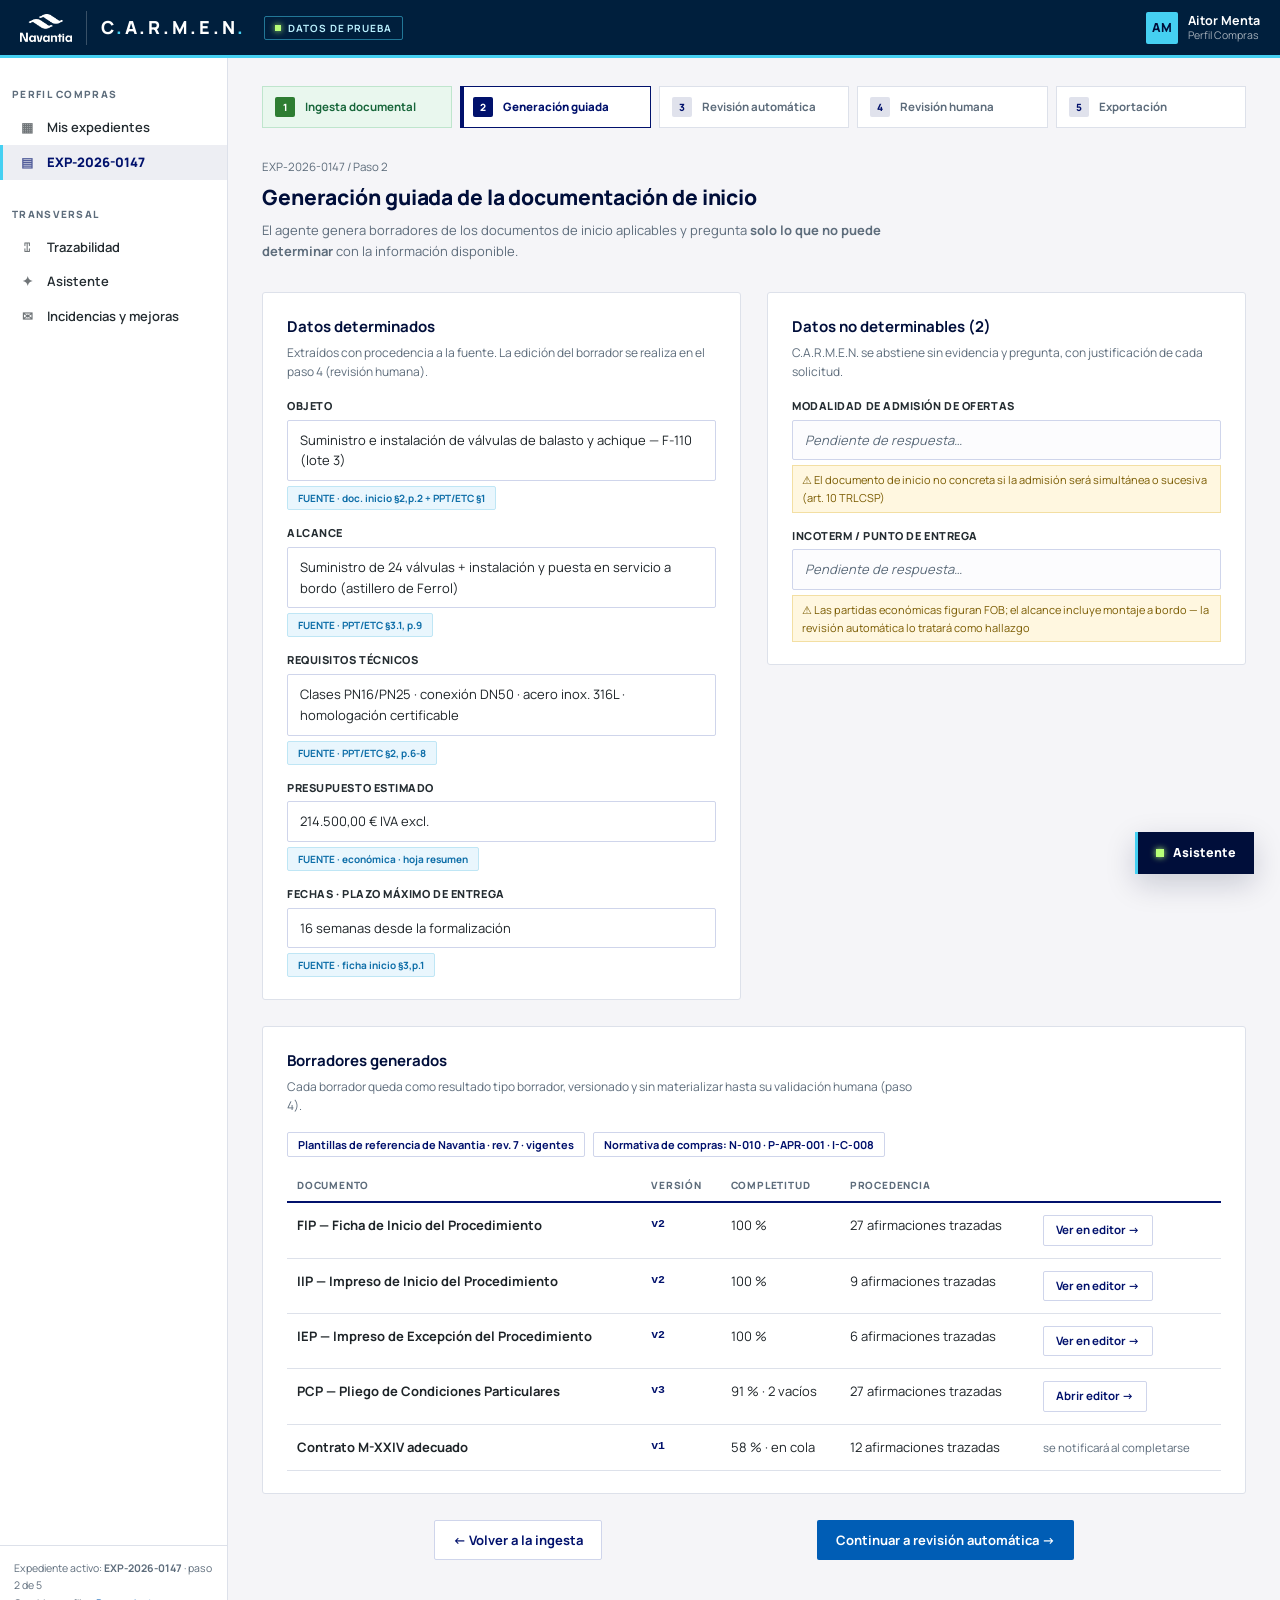
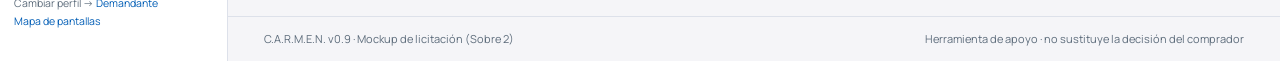
<file: generacion.html>
﻿<!DOCTYPE html>
<html lang="es">
<head>
<meta charset="utf-8">
<title>C.A.R.M.E.N. · Paso 2 — Generación guiada de documentación</title>
<meta name="viewport" content="width=device-width, initial-scale=1">
<link rel="preconnect" href="https://fonts.googleapis.com">
<link href="https://fonts.googleapis.com/css2?family=Manrope:wght@400;600;700;800&display=swap" rel="stylesheet">
<link rel="stylesheet" href="assets/css/styles.css?v=3">
<link rel="icon" href="assets/img/navantia-icon.png">
</head>
<body>
<div class="app-shell">

  <header class="topbar">
    <div class="brand">
      <img src="assets/img/navantia-vertical-white.webp" alt="Navantia" height="30">
      <span class="sep"></span>
      <div class="brand-mark">C<span>.</span>A.R.M.E.N<span>.</span></div>
    </div>
    <span class="top-env"><span class="dot"></span> Datos de prueba</span>
    <span class="spacer"></span>
    <div class="top-user">
      <div class="avatar">AM</div>
      <div class="top-user-meta"><div class="name">Aitor Menta</div><div class="role">Perfil Compras</div></div>
    </div>
  </header>

  <aside class="sidebar">
    <h6>Perfil Compras</h6>
    <nav class="snav">
      <a href="dashboard.html"><span class="ico">▦</span> Mis expedientes</a>
      <a href="expediente.html" class="active"><span class="ico">▤</span> EXP-2026-0147</a>
    </nav>
    <h6>Transversal</h6>
    <nav class="snav">
      <a href="trazabilidad.html"><span class="ico">⑄</span> Trazabilidad</a>
      <a href="asistente.html"><span class="ico">✦</span> Asistente</a>
      <a href="canal.html"><span class="ico">✉</span> Incidencias y mejoras</a>
    </nav>
    <div class="sidebar-foot">
      Expediente activo: <b>EXP-2026-0147</b> · paso 2 de 5<br>
      Cambiar perfil → <a href="dashboard-demandante.html">Demandante</a><br>
      <a href="index.html">Mapa de pantallas</a>
    </div>
  </aside>

  <div class="app-main">
    <main class="content">

      <nav class="stepper">
        <a class="step done" href="expediente.html"><span class="n">1</span><span class="lbl">Ingesta documental</span></a>
        <a class="step cur" href="generacion.html"><span class="n">2</span><span class="lbl">Generación guiada</span></a>
        <a class="step" href="revision.html"><span class="n">3</span><span class="lbl">Revisión automática</span></a>
        <a class="step" href="editor.html"><span class="n">4</span><span class="lbl">Revisión humana</span></a>
        <a class="step" href="valoracion.html"><span class="n">5</span><span class="lbl">Exportación</span></a>
      </nav>

      <div class="pagehead">
        <div class="grow">
          <div class="crumbs"><a href="expediente.html">EXP-2026-0147</a> / Paso 2</div>
          <h1>Generación guiada de la documentación de inicio</h1>
          <p>El agente genera borradores de los documentos de inicio aplicables y pregunta <b>solo lo que no puede determinar</b> con la información disponible.</p>
        </div>
      </div>

      <div class="section grid-2" style="align-items:start">
        <div class="card">
          <h2>Datos determinados</h2>
          <div class="sub">Extraídos con procedencia a la fuente. La edición del borrador se realiza en el paso 4 (revisión humana).</div>
          <div class="field"><label>Objeto</label><div class="fake-input">Suministro e instalación de válvulas de balasto y achique — F-110 (lote 3)</div><div class="chip cite" style="margin-top:5px">FUENTE · doc. inicio §2,p.2 + PPT/ETC §1</div></div>
          <div class="field"><label>Alcance</label><div class="fake-input">Suministro de 24 válvulas + instalación y puesta en servicio a bordo (astillero de Ferrol)</div><div class="chip cite" style="margin-top:5px">FUENTE · PPT/ETC §3.1, p.9</div></div>
          <div class="field"><label>Requisitos técnicos</label><div class="fake-input">Clases PN16/PN25 · conexión DN50 · acero inox. 316L · homologación certificable</div><div class="chip cite" style="margin-top:5px">FUENTE · PPT/ETC §2, p.6-8</div></div>
          <div class="field"><label>Presupuesto estimado</label><div class="fake-input">214.500,00 € IVA excl.</div><div class="chip cite" style="margin-top:5px">FUENTE · económica · hoja resumen</div></div>
          <div class="field" style="margin-bottom:0"><label>Fechas · plazo máximo de entrega</label><div class="fake-input">16 semanas desde la formalización</div><div class="chip cite" style="margin-top:5px">FUENTE · ficha inicio §3,p.1</div></div>
        </div>

        <div class="card">
          <h2>Datos no determinables (2)</h2>
          <div class="sub">C.A.R.M.E.N. se abstiene sin evidencia y pregunta, con justificación de cada solicitud.</div>
          <div class="field"><label>Modalidad de admisión de ofertas</label>
            <div class="fake-input empty">Pendiente de respuesta…</div>
            <div class="just">⚠ El documento de inicio no concreta si la admisión será simultánea o sucesiva (art. 10 TRLCSP)</div>
          </div>
          <div class="field" style="margin-bottom:0"><label>Incoterm / punto de entrega</label>
            <div class="fake-input empty">Pendiente de respuesta…</div>
            <div class="just">⚠ Las partidas económicas figuran FOB; el alcance incluye montaje a bordo — la revisión automática lo tratará como hallazgo</div>
          </div>
        </div>
      </div>

      <div class="section">
        <div class="card">
          <h2>Borradores generados</h2>
          <div class="sub">Cada borrador queda como resultado tipo borrador, versionado y sin materializar hasta su validación humana (paso 4).</div>
          <div style="display:flex; gap:8px; flex-wrap:wrap; margin-bottom:12px">
            <span class="chip">Plantillas de referencia de Navantia · rev. 7 · vigentes</span>
            <span class="chip">Normativa de compras: N-010 · P-APR-001 · I-C-008</span>
          </div>
          <table class="tbl">
            <thead><tr><th>Documento</th><th>Versión</th><th>Completitud</th><th>Procedencia</th><th></th></tr></thead>
            <tbody>
              <tr><td><b>FIP — Ficha de Inicio del Procedimiento</b></td><td class="mono">v2</td><td>100 %</td><td>27 afirmaciones trazadas</td><td><a class="btn btn-ghost btn-sm" href="editor.html">Ver en editor →</a></td></tr>
              <tr><td><b>IIP — Impreso de Inicio del Procedimiento</b></td><td class="mono">v2</td><td>100 %</td><td>9 afirmaciones trazadas</td><td><a class="btn btn-ghost btn-sm" href="editor.html">Ver en editor →</a></td></tr>
              <tr><td><b>IEP — Impreso de Excepción del Procedimiento</b></td><td class="mono">v2</td><td>100 %</td><td>6 afirmaciones trazadas</td><td><a class="btn btn-ghost btn-sm" href="editor.html">Ver en editor →</a></td></tr>
              <tr><td><b>PCP — Pliego de Condiciones Particulares</b></td><td class="mono">v3</td><td>91 % · 2 vacíos</td><td>27 afirmaciones trazadas</td><td><a class="btn btn-ghost btn-sm" href="editor.html">Abrir editor →</a></td></tr>
              <tr><td><b>Contrato M-XXIV adecuado</b></td><td class="mono">v1</td><td>58 % · en cola</td><td>12 afirmaciones trazadas</td><td><span class="muted">se notificará al completarse</span></td></tr>
            </tbody>
          </table>
        </div>
      </div>

      <div class="section" style="max-width:640px; margin-left:auto; margin-right:auto">
        <div class="btn-row" style="justify-content:space-between">
          <a class="btn btn-ghost" href="expediente.html">← Volver a la ingesta</a>
          <a class="btn btn-primary" href="revision.html">Continuar a revisión automática →</a>
        </div>
      </div>

    </main>
    <footer class="app-footer">
      <span>C.A.R.M.E.N. v0.9 · Mockup de licitación (Sobre 2)</span>
      <span class="sep"></span>
      <span>Herramienta de apoyo · no sustituye la decisión del comprador</span>
    </footer>
  </div>
</div>

<a class="chat-fab" href="asistente.html"><span class="dot"></span> Asistente</a>
</body>
</html>
</file>
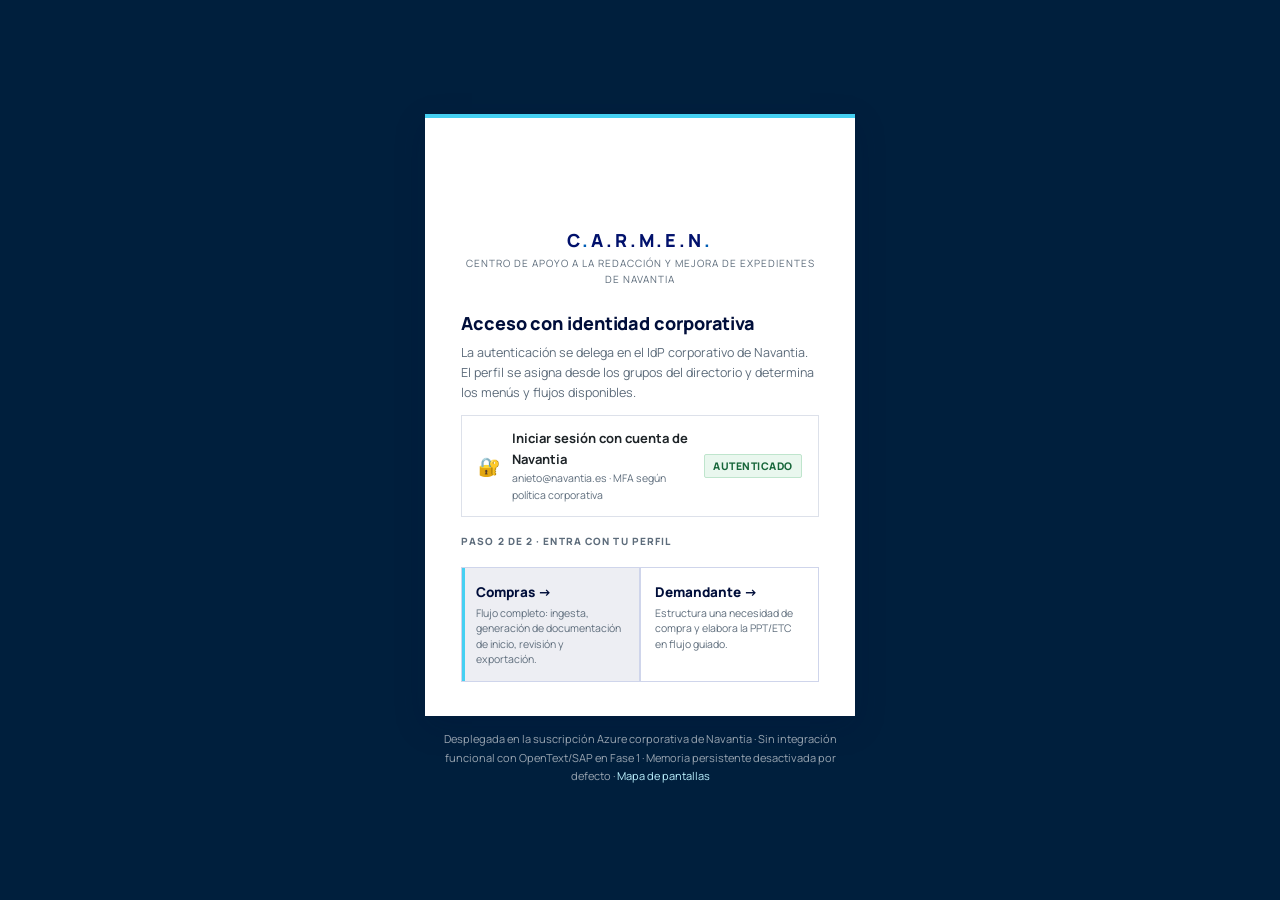
<file: login.html>
﻿<!DOCTYPE html>
<html lang="es">
<head>
<meta charset="utf-8">
<title>C.A.R.M.E.N. — Acceso corporativo</title>
<meta name="viewport" content="width=device-width, initial-scale=1">
<link rel="preconnect" href="https://fonts.googleapis.com">
<link href="https://fonts.googleapis.com/css2?family=Manrope:wght@400;600;700;800&display=swap" rel="stylesheet">
<link rel="stylesheet" href="assets/css/styles.css?v=3">
<link rel="icon" href="assets/img/navantia-icon.png">
</head>
<body style="background: var(--nv-navy);">

<div class="login-body">
  <div>
    <div class="login-card">
      <img src="assets/img/navantia-vertical-white.webp" alt="Navantia" style="height:46px;">
      <div style="height:22px"></div>
      <div class="brand-mark" style="color:var(--nv-blue-strong)">C<span style="color:var(--nv-blue)">.</span>A.R.M.E.N<span style="color:var(--nv-blue)">.</span></div>
      <div style="font-size:10px; color:var(--nv-slate); letter-spacing:.1em; margin-bottom:22px;">CENTRO DE APOYO A LA REDACCIÓN Y MEJORA DE EXPEDIENTES DE NAVANTIA</div>

      <div style="text-align:left;">
        <h1 style="font-size:18px;">Acceso con identidad corporativa</h1>
        <p style="color:var(--nv-slate); font-size:12.5px; margin-top:0;">La autenticación se delega en el IdP corporativo de Navantia. El perfil se asigna desde los grupos del directorio y determina los menús y flujos disponibles.</p>

        <div style="display:flex; align-items:center; gap:12px; border:1px solid var(--nv-line); padding:12px 16px; margin:10px 0; font-size:13px;">
          <span style="font-size:18px">🔐</span>
          <div style="flex:1">
            <b>Iniciar sesión con cuenta de Navantia</b>
            <div style="font-size:10.5px; color:var(--nv-slate)">anieto@navantia.es · MFA según política corporativa</div>
          </div>
          <span class="badge badge-ok">Autenticado</span>
        </div>

        <div style="font-size:10px; font-weight:800; letter-spacing:.11em; color:var(--nv-slate); margin:16px 0 0;">PASO 2 DE 2 · ENTRA CON TU PERFIL</div>
        <div class="perfil-opts">
          <a class="perfil sel" href="dashboard.html">
            <div class="t">Compras →</div>
            <div class="d">Flujo completo: ingesta, generación de documentación de inicio, revisión y exportación.</div>
          </a>
          <a class="perfil" href="dashboard-demandante.html">
            <div class="t">Demandante →</div>
            <div class="d">Estructura una necesidad de compra y elabora la PPT/ETC en flujo guiado.</div>
          </a>
        </div>
      </div>
    </div>

    <div class="login-note">
      Desplegada en la suscripción Azure corporativa de Navantia · Sin integración funcional con OpenText/SAP en Fase 1 ·
      Memoria persistente desactivada por defecto · <a href="index.html" style="color:var(--nv-cyan-light)">Mapa de pantallas</a>
    </div>
  </div>
</div>
</body>
</html>
</file>
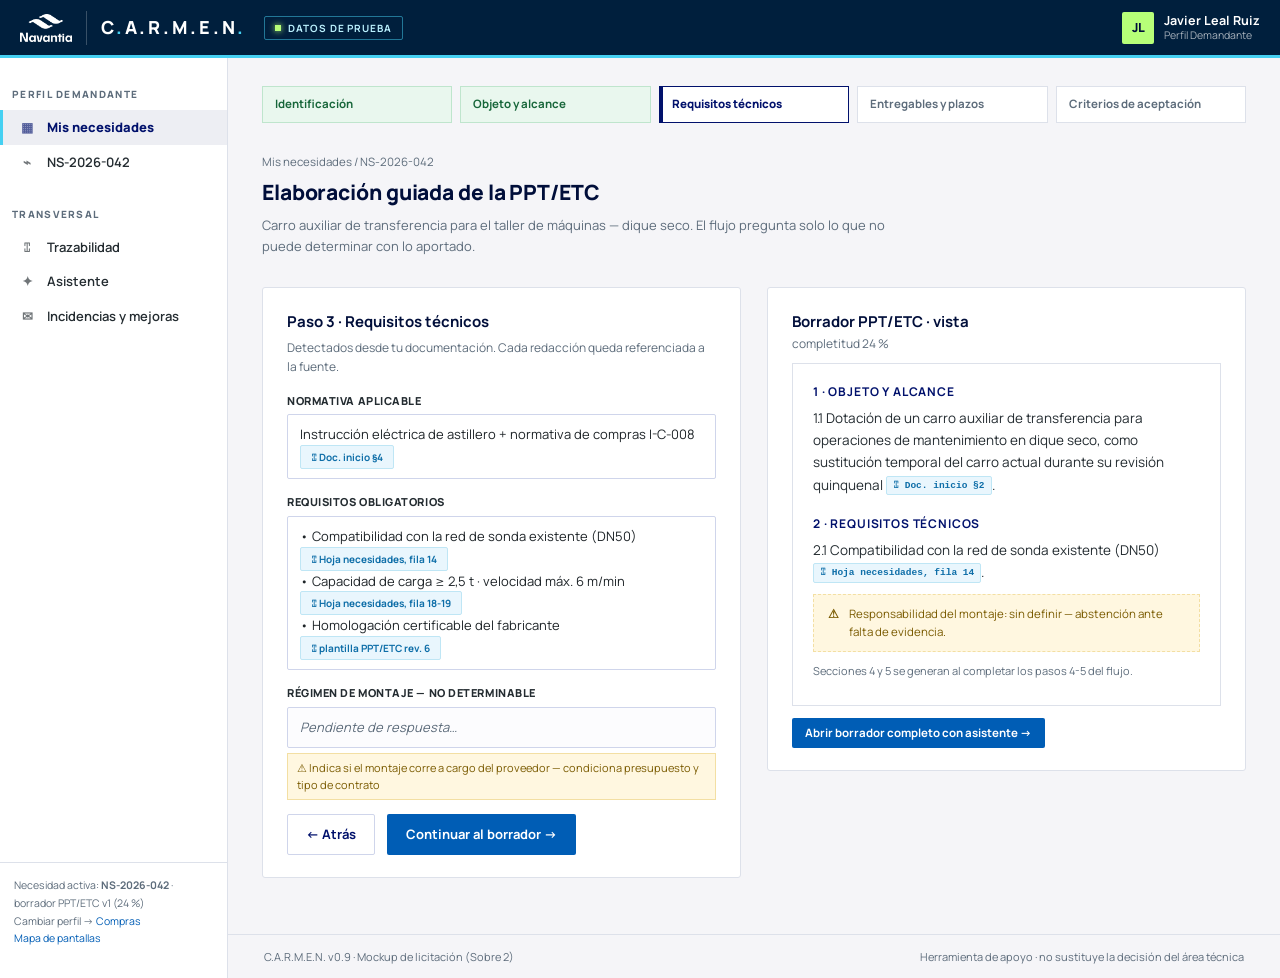
<file: ppt-etc.html>
﻿<!DOCTYPE html>
<html lang="es">
<head>
<meta charset="utf-8">
<title>C.A.R.M.E.N. · Flujo Demandante — PPT/ETC guiada</title>
<meta name="viewport" content="width=device-width, initial-scale=1">
<link rel="preconnect" href="https://fonts.googleapis.com">
<link href="https://fonts.googleapis.com/css2?family=Manrope:wght@400;600;700;800&display=swap" rel="stylesheet">
<link rel="stylesheet" href="assets/css/styles.css?v=3">
<link rel="icon" href="assets/img/navantia-icon.png">
</head>
<body>
<div class="app-shell">

  <header class="topbar">
    <div class="brand">
      <img src="assets/img/navantia-vertical-white.webp" alt="Navantia" height="30">
      <span class="sep"></span>
      <div class="brand-mark">C<span>.</span>A.R.M.E.N<span>.</span></div>
    </div>
    <span class="top-env"><span class="dot"></span> Datos de prueba</span>
    <span class="spacer"></span>
    <div class="top-user">
      <div class="avatar dem">JL</div>
      <div class="top-user-meta"><div class="name">Javier Leal Ruiz</div><div class="role">Perfil Demandante</div></div>
    </div>
  </header>

  <aside class="sidebar">
    <h6>Perfil Demandante</h6>
    <nav class="snav">
      <a href="dashboard-demandante.html" class="active"><span class="ico">▦</span> Mis necesidades</a>
      <a href="ppt-etc.html"><span class="ico">⌁</span> NS-2026-042</a>
    </nav>
    <h6>Transversal</h6>
    <nav class="snav">
      <a href="trazabilidad.html"><span class="ico">⑄</span> Trazabilidad</a>
      <a href="asistente.html"><span class="ico">✦</span> Asistente</a>
      <a href="canal.html"><span class="ico">✉</span> Incidencias y mejoras</a>
    </nav>
    <div class="sidebar-foot">
      Necesidad activa: <b>NS-2026-042</b> · borrador PPT/ETC v1 (24 %)<br>
      Cambiar perfil → <a href="dashboard.html">Compras</a><br>
      <a href="index.html">Mapa de pantallas</a>
    </div>
  </aside>

  <div class="app-main">
    <main class="content">

      <div class="stepper">
        <div class="step done"><span class="lbl">Identificación</span></div>
        <div class="step done"><span class="lbl">Objeto y alcance</span></div>
        <div class="step cur"><span class="lbl">Requisitos técnicos</span></div>
        <div class="step"><span class="lbl">Entregables y plazos</span></div>
        <div class="step"><span class="lbl">Criterios de aceptación</span></div>
      </div>

      <div class="pagehead">
        <div class="grow">
          <div class="crumbs"><a href="dashboard-demandante.html">Mis necesidades</a> / NS-2026-042</div>
          <h1>Elaboración guiada de la PPT/ETC</h1>
          <p>Carro auxiliar de transferencia para el taller de máquinas — dique seco. El flujo pregunta solo lo que no puede determinar con lo aportado.</p>
        </div>
      </div>

      <div class="editor-split">
        <div>
          <div class="card">
            <h2>Paso 3 · Requisitos técnicos</h2>
            <div class="sub">Detectados desde tu documentación. Cada redacción queda referenciada a la fuente.</div>
            <div class="field"><label>Normativa aplicable</label>
              <div class="fake-input">Instrucción eléctrica de astillero + normativa de compras I-C-008 <span class="chip cite" style="vertical-align:2px">⑄ Doc. inicio §4</span></div>
            </div>
            <div class="field"><label>Requisitos obligatorios</label>
              <div class="fake-input" style="min-height:72px">
                • Compatibilidad con la red de sonda existente (DN50) <span class="chip cite">⑄ Hoja necesidades, fila 14</span><br>
                • Capacidad de carga ≥ 2,5 t · velocidad máx. 6 m/min <span class="chip cite">⑄ Hoja necesidades, fila 18-19</span><br>
                • Homologación certificable del fabricante <span class="chip cite">⑄ plantilla PPT/ETC rev. 6</span>
              </div>
            </div>
            <div class="field" style="margin-bottom:0"><label>Régimen de montaje — no determinable</label>
              <div class="fake-input empty">Pendiente de respuesta…</div>
              <div class="just">⚠ Indica si el montaje corre a cargo del proveedor — condiciona presupuesto y tipo de contrato</div>
            </div>
            <div class="btn-row" style="margin-top:14px">
              <a class="btn btn-ghost" href="ppt-etc.html">← Atrás</a>
              <a class="btn btn-primary" href="editor.html">Continuar al borrador →</a>
            </div>
          </div>
        </div>

        <!-- Vista previa -->
        <div>
          <div class="card">
            <div class="card-head" style="margin-bottom:10px">
              <div class="grow">
                <h2 style="margin:0">Borrador PPT/ETC · vista</h2>
                <div class="sub" style="margin:0">completitud 24 %</div>
              </div>
            </div>
            <div class="docpage">
              <div class="doc-body" style="padding:18px 20px">
                <h4>1 · Objeto y alcance</h4>
                <p>1.1 Dotación de un carro auxiliar de transferencia para operaciones de mantenimiento en dique seco, como sustitución temporal del carro actual durante su revisión quinquenal <span class="proc">⑄ Doc. inicio §2</span>.</p>
                <h4>2 · Requisitos técnicos</h4>
                <p>2.1 Compatibilidad con la red de sonda existente (DN50) <span class="proc">⑄ Hoja necesidades, fila 14</span>.</p>
                <div class="pendiente" style="font-size:11.5px"><span class="mark">⚠</span>Responsabilidad del montaje: sin definir — abstención ante falta de evidencia.</div>
                <p style="font-size:11px; color:var(--nv-slate)">Secciones 4 y 5 se generan al completar los pasos 4-5 del flujo.</p>
              </div>
            </div>
            <a class="btn btn-primary btn-sm" href="editor.html" style="margin-top:12px">Abrir borrador completo con asistente →</a>
          </div>
        </div>
      </div>

    </main>
    <footer class="app-footer">
      <span>C.A.R.M.E.N. v0.9 · Mockup de licitación (Sobre 2)</span>
      <span class="sep"></span>
      <span>Herramienta de apoyo · no sustituye la decisión del área técnica</span>
    </footer>
  </div>
</div>
</body>
</html>
</file>
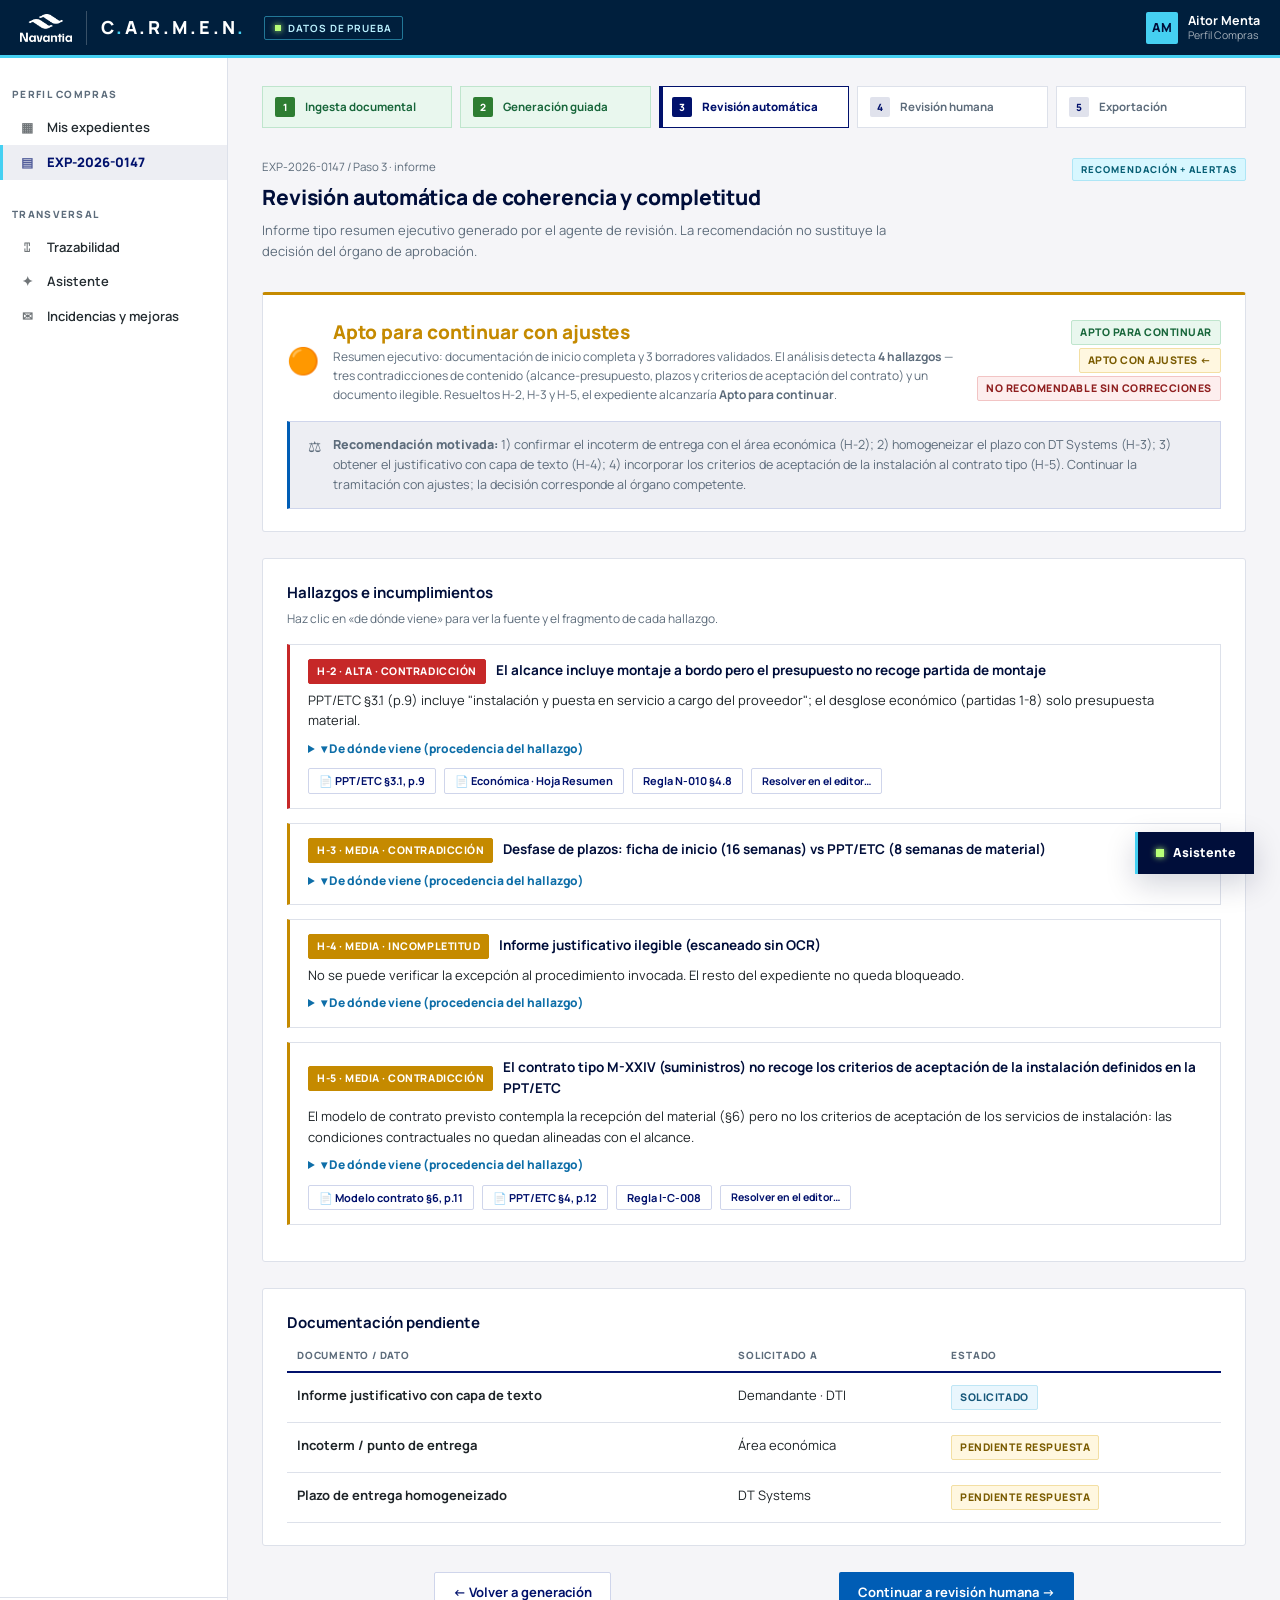
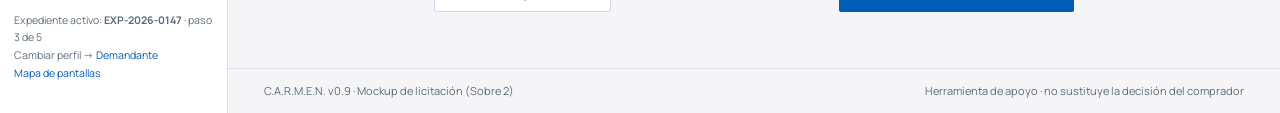
<file: revision.html>
﻿<!DOCTYPE html>
<html lang="es">
<head>
<meta charset="utf-8">
<title>C.A.R.M.E.N. · Paso 3 — Revisión automática del expediente</title>
<meta name="viewport" content="width=device-width, initial-scale=1">
<link rel="preconnect" href="https://fonts.googleapis.com">
<link href="https://fonts.googleapis.com/css2?family=Manrope:wght@400;600;700;800&display=swap" rel="stylesheet">
<link rel="stylesheet" href="assets/css/styles.css?v=3">
<link rel="icon" href="assets/img/navantia-icon.png">
</head>
<body>
<div class="app-shell">

  <header class="topbar">
    <div class="brand">
      <img src="assets/img/navantia-vertical-white.webp" alt="Navantia" height="30">
      <span class="sep"></span>
      <div class="brand-mark">C<span>.</span>A.R.M.E.N<span>.</span></div>
    </div>
    <span class="top-env"><span class="dot"></span> Datos de prueba</span>
    <span class="spacer"></span>
    <div class="top-user">
      <div class="avatar">AM</div>
      <div class="top-user-meta"><div class="name">Aitor Menta</div><div class="role">Perfil Compras</div></div>
    </div>
  </header>

  <aside class="sidebar">
    <h6>Perfil Compras</h6>
    <nav class="snav">
      <a href="dashboard.html"><span class="ico">▦</span> Mis expedientes</a>
      <a href="expediente.html" class="active"><span class="ico">▤</span> EXP-2026-0147</a>
    </nav>
    <h6>Transversal</h6>
    <nav class="snav">
      <a href="trazabilidad.html"><span class="ico">⑄</span> Trazabilidad</a>
      <a href="asistente.html"><span class="ico">✦</span> Asistente</a>
      <a href="canal.html"><span class="ico">✉</span> Incidencias y mejoras</a>
    </nav>
    <div class="sidebar-foot">
      Expediente activo: <b>EXP-2026-0147</b> · paso 3 de 5<br>
      Cambiar perfil → <a href="dashboard-demandante.html">Demandante</a><br>
      <a href="index.html">Mapa de pantallas</a>
    </div>
  </aside>

  <div class="app-main">
    <main class="content">

      <nav class="stepper">
        <a class="step done" href="expediente.html"><span class="n">1</span><span class="lbl">Ingesta documental</span></a>
        <a class="step done" href="generacion.html"><span class="n">2</span><span class="lbl">Generación guiada</span></a>
        <a class="step cur" href="revision.html"><span class="n">3</span><span class="lbl">Revisión automática</span></a>
        <a class="step" href="editor.html"><span class="n">4</span><span class="lbl">Revisión humana</span></a>
        <a class="step" href="valoracion.html"><span class="n">5</span><span class="lbl">Exportación</span></a>
      </nav>

      <div class="pagehead">
        <div class="grow">
          <div class="crumbs"><a href="expediente.html">EXP-2026-0147</a> / Paso 3 · informe</div>
          <h1>Revisión automática de coherencia y completitud</h1>
          <p>Informe tipo resumen ejecutivo generado por el agente de revisión. La recomendación no sustituye la decisión del órgano de aprobación.</p>
        </div>
        <span class="tipo-recomendacion tipo-salida">Recomendación + alertas</span>
      </div>

      <div class="card" style="border-top:3px solid var(--warn-strong)">
        <div style="display:flex; align-items:center; gap:14px; flex-wrap:wrap">
          <span style="font-size:26px">🟠</span>
          <div style="flex:1; min-width:260px">
            <div style="font-size:19px; font-weight:800; color:var(--warn-strong)">Apto para continuar con ajustes</div>
            <div style="font-size:12px; color:var(--nv-slate)">Resumen ejecutivo: documentación de inicio completa y 3 borradores validados. El análisis detecta <b>4 hallazgos</b> — tres contradicciones de contenido (alcance-presupuesto, plazos y criterios de aceptación del contrato) y un documento ilegible. Resueltos H-2, H-3 y H-5, el expediente alcanzaría <b>Apto para continuar</b>.</div>
          </div>
          <div style="display:flex; flex-direction:column; gap:3px; align-items:flex-end">
            <span class="badge badge-ok">Apto para continuar</span>
            <span class="badge badge-warn">Apto con ajustes ←</span>
            <span class="badge badge-danger">No recomendable sin correcciones</span>
          </div>
        </div>
        <div class="callout" style="margin-top:16px; background:var(--nv-blue-13); border-color:var(--nv-blue-11); border-left-color:var(--nv-blue); color:var(--nv-slate); font-size:12.5px">
          <span class="ico">⚖</span>
          <div><b>Recomendación motivada:</b> 1) confirmar el incoterm de entrega con el área económica (H-2); 2) homogeneizar el plazo con DT Systems (H-3); 3) obtener el justificativo con capa de texto (H-4); 4) incorporar los criterios de aceptación de la instalación al contrato tipo (H-5). Continuar la tramitación con ajustes; la decisión corresponde al órgano competente.</div>
        </div>
      </div>

      <div class="section">
        <div class="card">
          <h2>Hallazgos e incumplimientos</h2>
          <div class="sub">Haz clic en «de dónde viene» para ver la fuente y el fragmento de cada hallazgo.</div>

          <div class="hallazgo" id="h2">
            <div class="head">
              <span class="badge badge-solid-danger">H-2 · Alta · Contradicción</span>
              <h3>El alcance incluye montaje a bordo pero el presupuesto no recoge partida de montaje</h3>
            </div>
            <p>PPT/ETC §3.1 (p.9) incluye "instalación y puesta en servicio a cargo del proveedor"; el desglose económico (partidas 1-8) solo presupuesta material.</p>
            <details>
              <summary style="cursor:pointer; font-size:12px; font-weight:800; color:var(--info-strong); margin-top:8px">▾ De dónde viene (procedencia del hallazgo)</summary>
              <div style="margin-top:10px; display:grid; grid-template-columns:1fr 1fr; gap:14px">
                <div style="border:1px solid var(--info-border); background:var(--info-bg); padding:12px 14px; font-size:12.5px">
                  <div style="font-size:10px; font-weight:800; color:var(--info-strong); letter-spacing:.06em">FRAGMENTO 1 · PPT/ETC §3.1, p.9</div>
                  <p style="margin:6px 0 0">«…la instalación y puesta en servicio de las válvulas correrá a cargo del proveedor…»</p>
                </div>
                <div style="border:1px solid var(--info-border); background:var(--info-bg); padding:12px 14px; font-size:12.5px">
                  <div style="font-size:10px; font-weight:800; color:var(--info-strong); letter-spacing:.06em">FRAGMENTO 2 · Económica · Hoja Resumen</div>
                  <p style="margin:6px 0 0">«Partidas 1-8: material · Σ 214.500,00 € — sin línea de montaje ni puesta en servicio.»</p>
                </div>
              </div>
              <div style="margin-top:10px; display:flex; gap:8px; flex-wrap:wrap">
                <span class="chip">Regla aplicada: N-010 §4.8 · coherencia alcance-presupuesto</span>
                <span class="chip">Agente: Revisión Preventiva v1.1</span>
                <a class="btn btn-ghost btn-sm" href="trazabilidad.html" style="padding:3px 10px; font-size:10.5px">Ver grafo completo →</a>
              </div>
            </details>
            <div class="meta">
              <span class="chip">📄 PPT/ETC §3.1, p.9</span>
              <span class="chip">📄 Económica · Hoja Resumen</span>
              <span class="chip">Regla N-010 §4.8</span>
              <a class="btn btn-ghost btn-sm" href="editor.html" style="padding:2px 10px; font-size:10.5px">Resolver en el editor…</a>
            </div>
          </div>

          <div class="hallazgo media" id="h3">
            <div class="head">
              <span class="badge badge-solid-warn">H-3 · Media · Contradicción</span>
              <h3>Desfase de plazos: ficha de inicio (16 semanas) vs PPT/ETC (8 semanas de material)</h3>
            </div>
            <details>
              <summary style="cursor:pointer; font-size:12px; font-weight:800; color:var(--info-strong); margin-top:8px">▾ De dónde viene (procedencia del hallazgo)</summary>
              <div style="margin-top:10px; display:grid; grid-template-columns:1fr 1fr; gap:14px">
                <div style="border:1px solid var(--info-border); background:var(--info-bg); padding:12px 14px; font-size:12.5px">
                  <div style="font-size:10px; font-weight:800; color:var(--info-strong); letter-spacing:.06em">FRAGMENTO 1 · Ficha inicio §3, p.1</div>
                  <p style="margin:6px 0 0">«Plazo de entrega: 16 semanas desde la formalización del contrato.»</p>
                </div>
                <div style="border:1px solid var(--info-border); background:var(--info-bg); padding:12px 14px; font-size:12.5px">
                  <div style="font-size:10px; font-weight:800; color:var(--info-strong); letter-spacing:.06em">FRAGMENTO 2 · PPT/ETC §3.2, p.10</div>
                  <p style="margin:6px 0 0">«Entrega del material: 8 semanas desde el encargo. (No define plazo de instalación.)»</p>
                </div>
              </div>
              <div style="margin-top:10px; display:flex; gap:8px; flex-wrap:wrap">
                <span class="chip">Regla aplicada: P-APR-001 · plazos coherentes</span>
                <span class="chip">Agente: Revisión Preventiva v1.1</span>
              </div>
            </details>
          </div>

          <div class="hallazgo media">
            <div class="head">
              <span class="badge badge-solid-warn">H-4 · Media · Incompletitud</span>
              <h3>Informe justificativo ilegible (escaneado sin OCR)</h3>
            </div>
            <p>No se puede verificar la excepción al procedimiento invocada. El resto del expediente no queda bloqueado.</p>
            <details>
              <summary style="cursor:pointer; font-size:12px; font-weight:800; color:var(--info-strong); margin-top:8px">▾ De dónde viene (procedencia del hallazgo)</summary>
              <div style="margin-top:10px">
                <div style="border:1px solid var(--info-border); background:var(--info-bg); padding:12px 14px; font-size:12.5px">
                  <div style="font-size:10px; font-weight:800; color:var(--info-strong); letter-spacing:.06em">RESULTADO DE INGESTA</div>
                  <p style="margin:6px 0 0"><span class="mono" style="font-size:11px">DOC_ILEGIBLE</span> — el documento no tiene capa de texto; no se ha extraído ningún fragmento. Se solicita versión con OCR o digitalización corporativa.</p>
                </div>
              </div>
            </details>
          </div>

          <div class="hallazgo media" id="h5">
            <div class="head">
              <span class="badge badge-solid-warn">H-5 · Media · Contradicción</span>
              <h3>El contrato tipo M-XXIV (suministros) no recoge los criterios de aceptación de la instalación definidos en la PPT/ETC</h3>
            </div>
            <p>El modelo de contrato previsto contempla la recepción del material (§6) pero no los criterios de aceptación de los servicios de instalación: las condiciones contractuales no quedan alineadas con el alcance.</p>
            <details>
              <summary style="cursor:pointer; font-size:12px; font-weight:800; color:var(--info-strong); margin-top:8px">▾ De dónde viene (procedencia del hallazgo)</summary>
              <div style="margin-top:10px; display:grid; grid-template-columns:1fr 1fr; gap:14px">
                <div style="border:1px solid var(--info-border); background:var(--info-bg); padding:12px 14px; font-size:12.5px">
                  <div style="font-size:10px; font-weight:800; color:var(--info-strong); letter-spacing:.06em">FRAGMENTO 1 · Modelo contrato M-XXIV §6, p.11</div>
                  <p style="margin:6px 0 0">«…la recepción del suministro se verificará contra albarán y certificados de material…»</p>
                </div>
                <div style="border:1px solid var(--info-border); background:var(--info-bg); padding:12px 14px; font-size:12.5px">
                  <div style="font-size:10px; font-weight:800; color:var(--info-strong); letter-spacing:.06em">FRAGMENTO 2 · PPT/ETC §4, p.12</div>
                  <p style="margin:6px 0 0">«Criterios de aceptación: prueba funcional de cada válvula instalada y registro de resultado en el libro de buque.»</p>
                </div>
              </div>
              <div style="margin-top:10px; display:flex; gap:8px; flex-wrap:wrap">
                <span class="chip">Regla aplicada: I-C-008 · condiciones contractuales coherentes</span>
                <span class="chip">Agente: Revisión Preventiva v1.1</span>
              </div>
            </details>
            <div class="meta">
              <span class="chip">📄 Modelo contrato §6, p.11</span>
              <span class="chip">📄 PPT/ETC §4, p.12</span>
              <span class="chip">Regla I-C-008</span>
              <a class="btn btn-ghost btn-sm" href="editor.html" style="padding:2px 10px; font-size:10.5px">Resolver en el editor…</a>
            </div>
          </div>
        </div>
      </div>

      <div class="section">
        <div class="card">
          <h2>Documentación pendiente</h2>
          <table class="tbl">
            <thead><tr><th>Documento / dato</th><th>Solicitado a</th><th>Estado</th></tr></thead>
            <tbody>
              <tr><td><b>Informe justificativo con capa de texto</b></td><td>Demandante · DTI</td><td><span class="badge badge-info">Solicitado</span></td></tr>
              <tr><td><b>Incoterm / punto de entrega</b></td><td>Área económica</td><td><span class="badge badge-warn">Pendiente respuesta</span></td></tr>
              <tr><td><b>Plazo de entrega homogeneizado</b></td><td>DT Systems</td><td><span class="badge badge-warn">Pendiente respuesta</span></td></tr>
            </tbody>
          </table>
        </div>
      </div>

      <div class="section" style="max-width:640px; margin-left:auto; margin-right:auto">
        <div class="btn-row" style="justify-content:space-between">
          <a class="btn btn-ghost" href="generacion.html">← Volver a generación</a>
          <a class="btn btn-primary" href="editor.html">Continuar a revisión humana →</a>
        </div>
      </div>

    </main>
    <footer class="app-footer">
      <span>C.A.R.M.E.N. v0.9 · Mockup de licitación (Sobre 2)</span>
      <span class="sep"></span>
      <span>Herramienta de apoyo · no sustituye la decisión del comprador</span>
    </footer>
  </div>
</div>

<a class="chat-fab" href="asistente.html"><span class="dot"></span> Asistente</a>
</body>
</html>
</file>
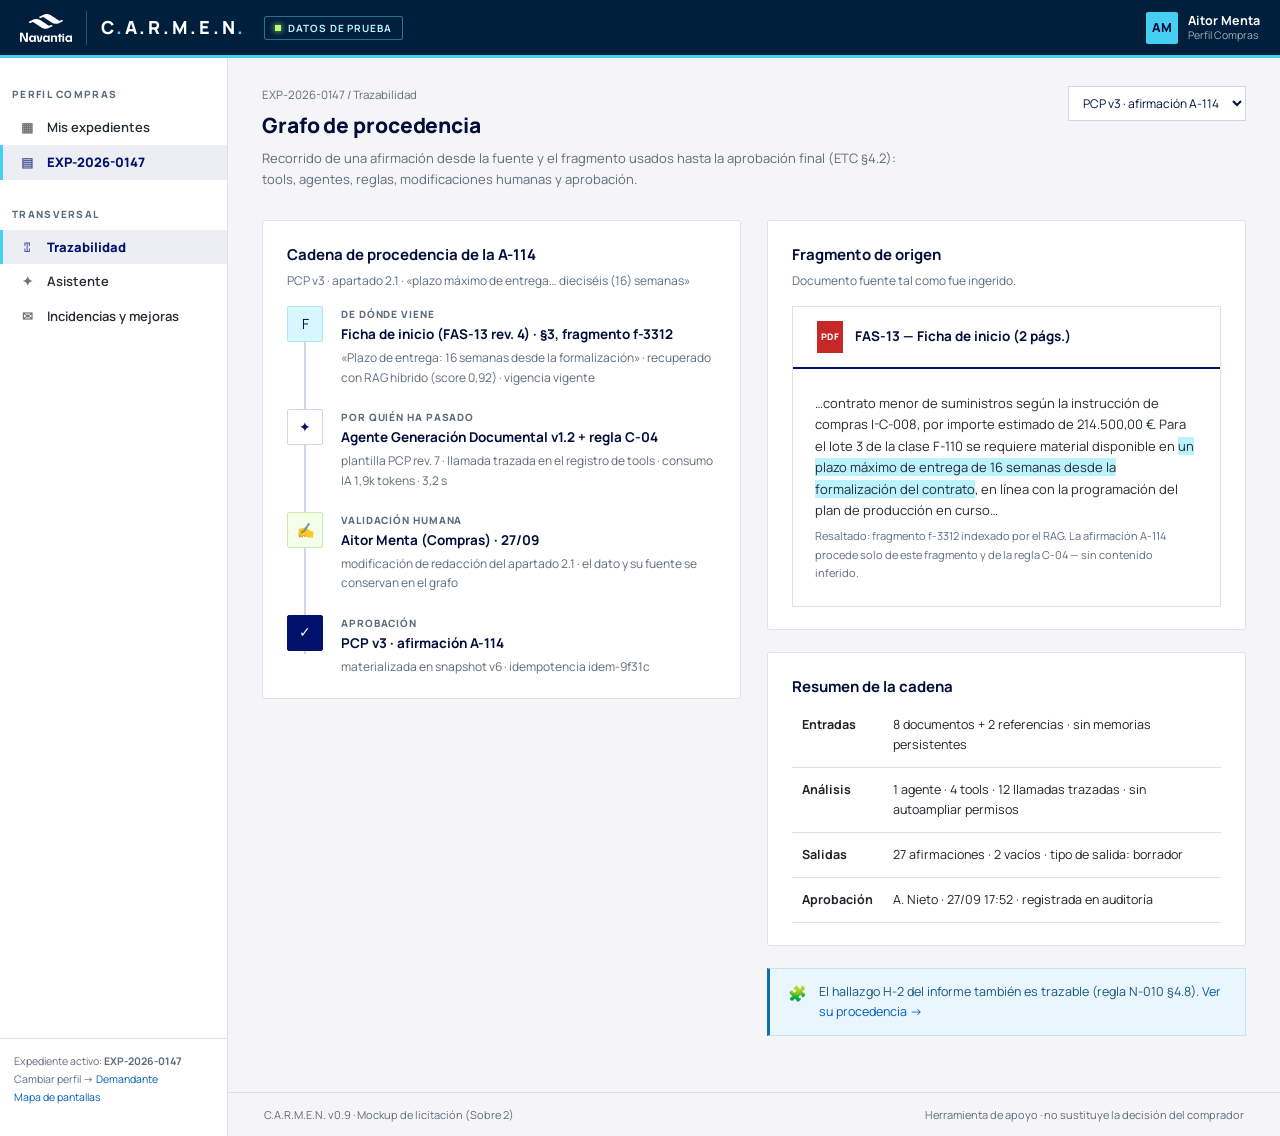
<file: trazabilidad.html>
﻿<!DOCTYPE html>
<html lang="es">
<head>
<meta charset="utf-8">
<title>C.A.R.M.E.N. — Trazabilidad · grafo de procedencia</title>
<meta name="viewport" content="width=device-width, initial-scale=1">
<link rel="preconnect" href="https://fonts.googleapis.com">
<link href="https://fonts.googleapis.com/css2?family=Manrope:wght@400;600;700;800&display=swap" rel="stylesheet">
<link rel="stylesheet" href="assets/css/styles.css?v=3">
<link rel="icon" href="assets/img/navantia-icon.png">
</head>
<body>
<div class="app-shell">

  <header class="topbar">
    <div class="brand">
      <img src="assets/img/navantia-vertical-white.webp" alt="Navantia" height="30">
      <span class="sep"></span>
      <div class="brand-mark">C<span>.</span>A.R.M.E.N<span>.</span></div>
    </div>
    <span class="top-env"><span class="dot"></span> Datos de prueba</span>
    <span class="spacer"></span>
    <div class="top-user">
      <div class="avatar">AM</div>
      <div class="top-user-meta"><div class="name">Aitor Menta</div><div class="role">Perfil Compras</div></div>
    </div>
  </header>

  <aside class="sidebar">
    <h6>Perfil Compras</h6>
    <nav class="snav">
      <a href="dashboard.html"><span class="ico">▦</span> Mis expedientes</a>
      <a href="expediente.html" class="active"><span class="ico">▤</span> EXP-2026-0147</a>
    </nav>
    <h6>Transversal</h6>
    <nav class="snav">
      <a href="trazabilidad.html" class="active"><span class="ico">⑄</span> Trazabilidad</a>
      <a href="asistente.html"><span class="ico">✦</span> Asistente</a>
      <a href="canal.html"><span class="ico">✉</span> Incidencias y mejoras</a>
    </nav>
    <div class="sidebar-foot">
      Expediente activo: <b>EXP-2026-0147</b><br>
      Cambiar perfil → <a href="dashboard-demandante.html">Demandante</a><br>
      <a href="index.html">Mapa de pantallas</a>
    </div>
  </aside>

  <div class="app-main">
    <main class="content">

      <div class="pagehead">
        <div class="grow">
          <div class="crumbs"><a href="editor.html">EXP-2026-0147</a> / Trazabilidad</div>
          <h1>Grafo de procedencia</h1>
          <p>Recorrido de una afirmación desde la fuente y el fragmento usados hasta la aprobación final (ETC §4.2): tools, agentes, reglas, modificaciones humanas y aprobación.</p>
        </div>
        <select style="font:inherit; font-size:12px; padding:7px 10px; border:1px solid var(--nv-blue-11); color:var(--nv-deep); background:#fff">
          <option selected>PCP v3 · afirmación A-114</option>
          <option>FIP v2 · afirmación A-31</option>
          <option>IIP v2 · afirmación A-52</option>
          <option>Informe · hallazgo H-2</option>
        </select>
      </div>

      <div class="grid-2" style="align-items:start">

        <!-- Cadena vertical -->
        <div class="card">
          <h2>Cadena de procedencia de la A-114</h2>
          <div class="sub">PCP v3 · apartado 2.1 · «plazo máximo de entrega… dieciséis (16) semanas»</div>
          <ul class="vchain">
            <li>
              <span class="vnode src">F</span>
              <div class="vbody">
                <div class="t">De dónde viene</div>
                <div class="v">Ficha de inicio (FAS-13 rev. 4) · §3, fragmento f-3312</div>
                <div class="d">«Plazo de entrega: 16 semanas desde la formalización» · recuperado con RAG híbrido (score 0,92) · vigencia vigente</div>
              </div>
            </li>
            <li>
              <span class="vnode">✦</span>
              <div class="vbody">
                <div class="t">Por quién ha pasado</div>
                <div class="v">Agente Generación Documental v1.2 + regla C-04</div>
                <div class="d">plantilla PCP rev. 7 · llamada trazada en el registro de tools · consumo IA 1,9k tokens · 3,2 s</div>
              </div>
            </li>
            <li>
              <span class="vnode human">✍</span>
              <div class="vbody">
                <div class="t">Validación humana</div>
                <div class="v">Aitor Menta (Compras) · 27/09</div>
                <div class="d">modificación de redacción del apartado 2.1 · el dato y su fuente se conservan en el grafo</div>
              </div>
            </li>
            <li>
              <span class="vnode final">✓</span>
              <div class="vbody">
                <div class="t">Aprobación</div>
                <div class="v">PCP v3 · afirmación A-114</div>
                <div class="d">materializada en snapshot v6 · idempotencia idem-9f31c</div>
              </div>
            </li>
          </ul>
        </div>

        <div style="display:flex; flex-direction:column; gap:22px">
          <div class="card">
            <h2>Fragmento de origen</h2>
            <div class="sub">Documento fuente tal como fue ingerido.</div>
            <div class="docpage">
              <div class="dochead"><span class="doc-ico di-pdf">PDF</span><h3>FAS-13 — Ficha de inicio (2 págs.)</h3></div>
              <div class="doc-body" style="padding:18px 22px">
                <p style="font-size:13px">…contrato menor de suministros según la instrucción de compras I-C-008, por importe estimado de 214.500,00 €. Para el lote 3 de la clase F-110 se requiere material disponible en <span style="background:var(--nv-cyan-light)">un plazo máximo de entrega de 16 semanas desde la formalización del contrato</span>, en línea con la programación del plan de producción en curso…</p>
                <p style="font-size:11px; color:var(--nv-slate)">Resaltado: fragmento f-3312 indexado por el RAG. La afirmación A-114 procede solo de este fragmento y de la regla C-04 — sin contenido inferido.</p>
              </div>
            </div>
          </div>

          <div class="card">
            <h2>Resumen de la cadena</h2>
            <table class="tbl" style="font-size:12.5px">
              <tbody>
                <tr><td><b>Entradas</b></td><td>8 documentos + 2 referencias · sin memorias persistentes</td></tr>
                <tr><td><b>Análisis</b></td><td>1 agente · 4 tools · 12 llamadas trazadas · sin autoampliar permisos</td></tr>
                <tr><td><b>Salidas</b></td><td>27 afirmaciones · 2 vacíos · tipo de salida: borrador</td></tr>
                <tr><td><b>Aprobación</b></td><td>A. Nieto · 27/09 17:52 · registrada en auditoría</td></tr>
              </tbody>
            </table>
          </div>

          <div class="callout info" style="font-size:12.5px">
            <span class="ico">🧩</span>
            <div>El hallazgo H-2 del informe también es trazable (regla N-010 §4.8). <a href="revision.html#h2">Ver su procedencia →</a></div>
          </div>
        </div>
      </div>

    </main>
    <footer class="app-footer">
      <span>C.A.R.M.E.N. v0.9 · Mockup de licitación (Sobre 2)</span>
      <span class="sep"></span>
      <span>Herramienta de apoyo · no sustituye la decisión del comprador</span>
    </footer>
  </div>
</div>
</body>
</html>
</file>
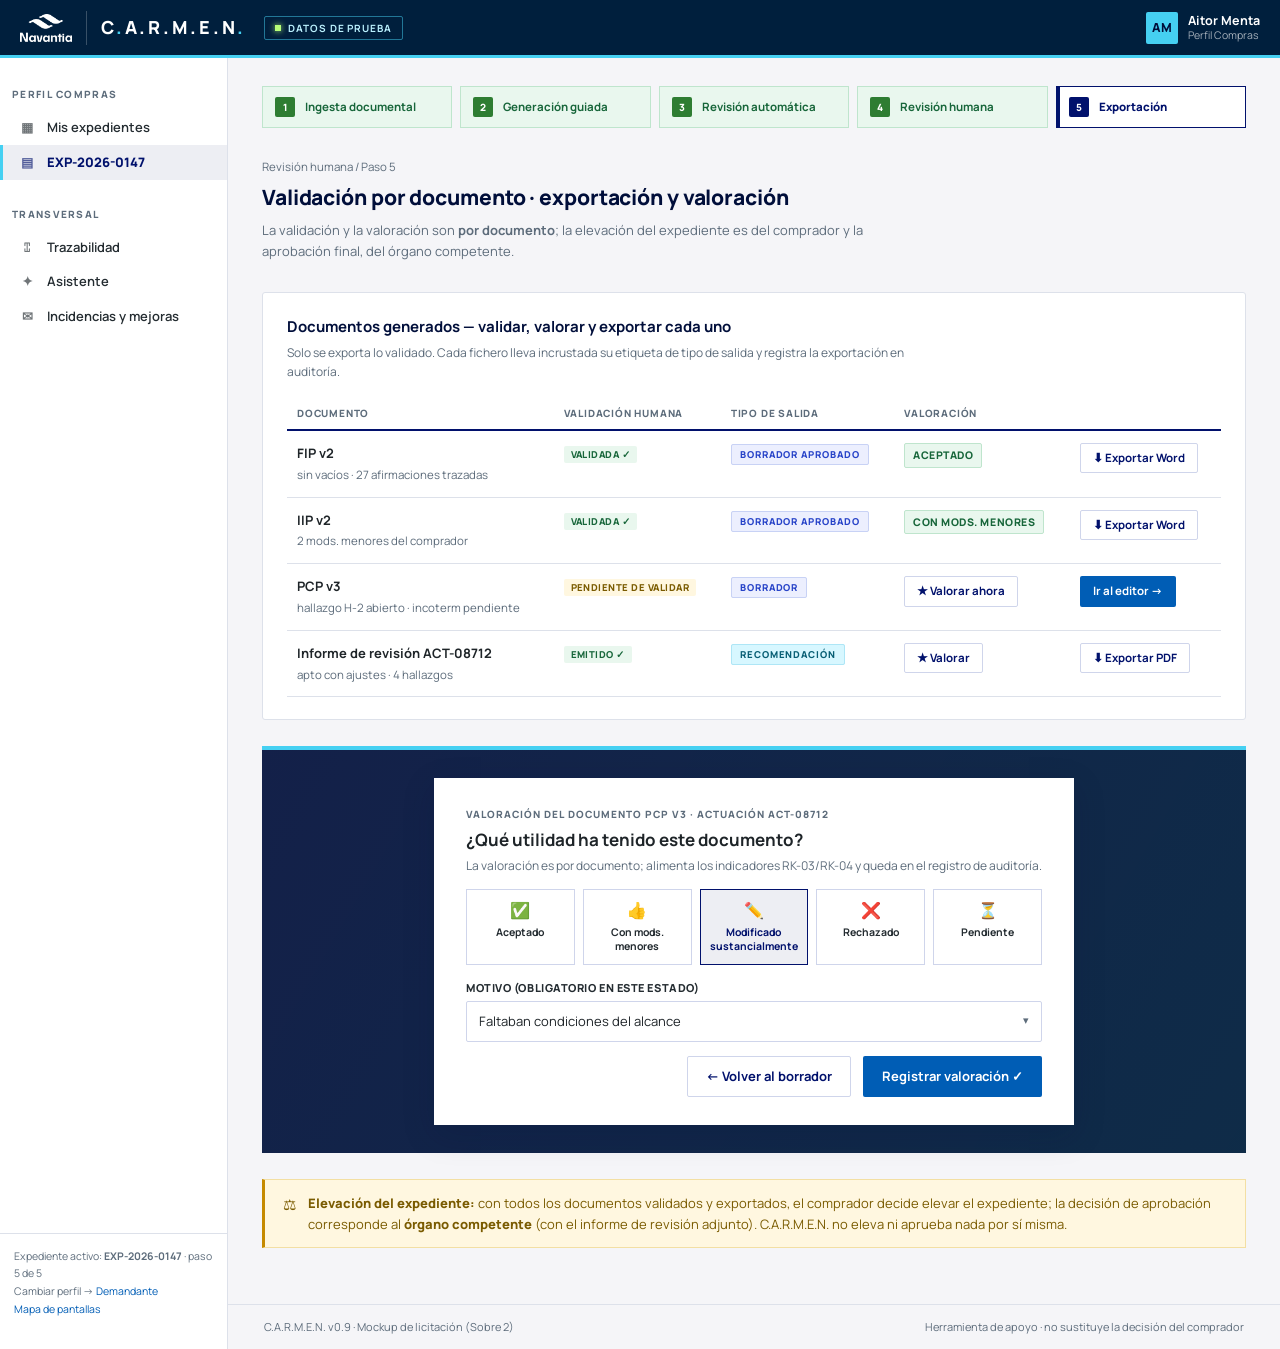
<file: valoracion.html>
﻿<!DOCTYPE html>
<html lang="es">
<head>
<meta charset="utf-8">
<title>C.A.R.M.E.N. · Paso 5 — Validación por documento, exportación y valoración</title>
<meta name="viewport" content="width=device-width, initial-scale=1">
<link rel="preconnect" href="https://fonts.googleapis.com">
<link href="https://fonts.googleapis.com/css2?family=Manrope:wght@400;600;700;800&display=swap" rel="stylesheet">
<link rel="stylesheet" href="assets/css/styles.css?v=3">
<link rel="icon" href="assets/img/navantia-icon.png">
</head>
<body>
<div class="app-shell">

  <header class="topbar">
    <div class="brand">
      <img src="assets/img/navantia-vertical-white.webp" alt="Navantia" height="30">
      <span class="sep"></span>
      <div class="brand-mark">C<span>.</span>A.R.M.E.N<span>.</span></div>
    </div>
    <span class="top-env"><span class="dot"></span> Datos de prueba</span>
    <span class="spacer"></span>
    <div class="top-user">
      <div class="avatar">AM</div>
      <div class="top-user-meta"><div class="name">Aitor Menta</div><div class="role">Perfil Compras</div></div>
    </div>
  </header>

  <aside class="sidebar">
    <h6>Perfil Compras</h6>
    <nav class="snav">
      <a href="dashboard.html"><span class="ico">▦</span> Mis expedientes</a>
      <a href="expediente.html" class="active"><span class="ico">▤</span> EXP-2026-0147</a>
    </nav>
    <h6>Transversal</h6>
    <nav class="snav">
      <a href="trazabilidad.html"><span class="ico">⑄</span> Trazabilidad</a>
      <a href="asistente.html"><span class="ico">✦</span> Asistente</a>
      <a href="canal.html"><span class="ico">✉</span> Incidencias y mejoras</a>
    </nav>
    <div class="sidebar-foot">
      Expediente activo: <b>EXP-2026-0147</b> · paso 5 de 5<br>
      Cambiar perfil → <a href="dashboard-demandante.html">Demandante</a><br>
      <a href="index.html">Mapa de pantallas</a>
    </div>
  </aside>

  <div class="app-main">
    <main class="content">

      <nav class="stepper">
        <a class="step done" href="expediente.html"><span class="n">1</span><span class="lbl">Ingesta documental</span></a>
        <a class="step done" href="generacion.html"><span class="n">2</span><span class="lbl">Generación guiada</span></a>
        <a class="step done" href="revision.html"><span class="n">3</span><span class="lbl">Revisión automática</span></a>
        <a class="step done" href="editor.html"><span class="n">4</span><span class="lbl">Revisión humana</span></a>
        <a class="step cur" href="valoracion.html"><span class="n">5</span><span class="lbl">Exportación</span></a>
      </nav>

      <div class="pagehead">
        <div class="grow">
          <div class="crumbs"><a href="editor.html">Revisión humana</a> / Paso 5</div>
          <h1>Validación por documento · exportación y valoración</h1>
          <p>La validación y la valoración son <b>por documento</b>; la elevación del expediente es del comprador y la aprobación final, del órgano competente.</p>
        </div>
      </div>

      <div class="card">
        <h2>Documentos generados — validar, valorar y exportar cada uno</h2>
        <div class="sub">Solo se exporta lo validado. Cada fichero lleva incrustada su etiqueta de tipo de salida y registra la exportación en auditoría.</div>
        <table class="tbl">
          <thead><tr><th>Documento</th><th>Validación humana</th><th>Tipo de salida</th><th>Valoración</th><th></th></tr></thead>
          <tbody>
            <tr>
              <td><b>FIP v2</b><br><span class="muted">sin vacíos · 27 afirmaciones trazadas</span></td>
              <td><span class="estado-doc ed-ok">Validada ✓</span></td>
              <td><span class="tipo-borrador tipo-salida">Borrador aprobado</span></td>
              <td><span class="badge badge-ok">Aceptado</span></td>
              <td><a class="btn btn-ghost btn-sm" href="#">⬇ Exportar Word</a></td>
            </tr>
            <tr>
              <td><b>IIP v2</b><br><span class="muted">2 mods. menores del comprador</span></td>
              <td><span class="estado-doc ed-ok">Validada ✓</span></td>
              <td><span class="tipo-borrador tipo-salida">Borrador aprobado</span></td>
              <td><span class="badge badge-ok">Con mods. menores</span></td>
              <td><a class="btn btn-ghost btn-sm" href="#">⬇ Exportar Word</a></td>
            </tr>
            <tr>
              <td><b>PCP v3</b><br><span class="muted">hallazgo H-2 abierto · incoterm pendiente</span></td>
              <td><span class="estado-doc ed-warn">Pendiente de validar</span></td>
              <td><span class="tipo-borrador tipo-salida">Borrador</span></td>
              <td><a class="btn btn-ghost btn-sm" href="#val-pcp">★ Valorar ahora</a></td>
              <td><a class="btn btn-primary btn-sm" href="editor.html">Ir al editor →</a></td>
            </tr>
            <tr>
              <td><b>Informe de revisión ACT-08712</b><br><span class="muted">apto con ajustes · 4 hallazgos</span></td>
              <td><span class="estado-doc ed-ok">Emitido ✓</span></td>
              <td><span class="tipo-recomendacion tipo-salida">Recomendación</span></td>
              <td><a class="btn btn-ghost btn-sm" href="#val-pcp">★ Valorar</a></td>
              <td><a class="btn btn-ghost btn-sm" href="#">⬇ Exportar PDF</a></td>
            </tr>
          </tbody>
        </table>
      </div>

      <div class="section" id="val-pcp">
        <div class="modal-back" style="padding:28px">
          <div class="modal">
            <div style="font-size:10px; font-weight:800; letter-spacing:.1em; color:var(--nv-slate); text-transform:uppercase">Valoración del documento PCP v3 · actuación ACT-08712</div>
            <h2 style="font-size:17px; margin:4px 0 2px">¿Qué utilidad ha tenido este documento?</h2>
            <p style="font-size:12px; color:var(--nv-slate); margin:0">La valoración es por documento; alimenta los indicadores RK-03/RK-04 y queda en el registro de auditoría.</p>

            <div class="rate-grid">
              <div class="rate-opt"><span class="ico">✅</span>Aceptado</div>
              <div class="rate-opt"><span class="ico">👍</span>Con mods. menores</div>
              <div class="rate-opt sel"><span class="ico">✏️</span>Modificado sustancialmente</div>
              <div class="rate-opt"><span class="ico">❌</span>Rechazado</div>
              <div class="rate-opt"><span class="ico">⏳</span>Pendiente</div>
            </div>

            <div class="field"><label>Motivo (obligatorio en este estado)</label>
              <div class="fake-input" style="display:flex; justify-content:space-between">Faltaban condiciones del alcance <span style="color:var(--nv-slate); font-size:11px">▾</span></div>
            </div>
            <div class="btn-row" style="justify-content:flex-end">
              <a class="btn btn-ghost" href="editor.html">← Volver al borrador</a>
              <a class="btn btn-primary" href="dashboard.html">Registrar valoración ✓</a>
            </div>
          </div>
        </div>
      </div>

      <div class="section">
        <div class="callout warn">
          <span class="ico">⚖</span>
          <div><b>Elevación del expediente:</b> con todos los documentos validados y exportados, el comprador decide elevar el expediente; la decisión de aprobación corresponde al <b>órgano competente</b> (con el informe de revisión adjunto). C.A.R.M.E.N. no eleva ni aprueba nada por sí misma.</div>
        </div>
      </div>

    </main>
    <footer class="app-footer">
      <span>C.A.R.M.E.N. v0.9 · Mockup de licitación (Sobre 2)</span>
      <span class="sep"></span>
      <span>Herramienta de apoyo · no sustituye la decisión del comprador</span>
    </footer>
  </div>
</div>
</body>
</html>
</file>
<file: assets/css/styles.css>
/* ==========================================================================
   C.A.R.M.E.N. — Mockup estático (Sobre 2)
   Estética alineada con la web corporativa de Navantia:
   superficie plana, esquinas casi rectas, líneas finas, azul corporativo + cian.
   ========================================================================== */

:root {
  /* Paleta Navantia (navantia.es, tokens reales) */
  --nv-blue: #005db5;          /* azul corporativo primario */
  --nv-blue-strong: #01116c;   /* azul profundo */
  --nv-navy: #001f3d;          /* azul más oscuro (topbar) */
  --nv-deep: #000e3a;
  --nv-blue-8: #4066eb;
  --nv-blue-10: #b9c4ec;
  --nv-blue-11: #cfd5eb;
  --nv-blue-12: #e0e2ec;
  --nv-blue-13: #edeef3;
  --nv-cyan: #45d0f2;          /* acento cian de marca */
  --nv-cyan-soft: #78e4ff;
  --nv-cyan-light: #bbf2ff;
  --nv-cyan-pale: #d7f7ff;
  --nv-lime: #b7ff78;          /* acento lima de marca */
  --nv-bg: #f5f5f8;
  --nv-ink: #1e2428;
  --nv-mid: #242c31;
  --nv-slate: #5d6c7b;
  --nv-line: #dde1ea;
  --white: #ffffff;

  /* Semánticos */
  --ok-bg: #e9f7ee;    --ok-border: #bfe5cd;  --ok-text: #17663a;   --ok-strong: #2e7d32;
  --warn-bg: #fff7e0;  --warn-border: #f3dfa3; --warn-text: #7a5b00; --warn-strong: #c58a00;
  --danger-bg: #fdeeee;--danger-border: #f2c4c4;--danger-text: #8f1f1f;--danger-strong: #c62828;
  --info-bg: #e9f6fd;  --info-border: #bfe6f5; --info-text: #16577a; --info-strong: #0e6ea8;

  /* Tipografía */
  --font: "Manrope", "Segoe UI", -apple-system, BlinkMacSystemFont, Roboto, Verdana, sans-serif;

  /* Esquinas duras estilo Navantia */
  --r-sm: 2px; --r-md: 3px; --r-lg: 5px;
  --shadow: none;
  --shadow-lift: 0 10px 30px rgba(0,14,58,.18);
}

* { box-sizing: border-box; }
html, body { margin: 0; padding: 0; }
body {
  font-family: var(--font);
  background: var(--nv-bg);
  color: var(--nv-ink);
  font-size: 14px;
  line-height: 1.6;
  -webkit-font-smoothing: antialiased;
}
a { color: var(--nv-blue); text-decoration: none; }
a:hover { text-decoration: underline; }
img { max-width: 100%; }

/* --------------------------------------------------------------------------
   Shell: topbar + sidebar + main
   -------------------------------------------------------------------------- */
.app-shell { min-height: 100vh; display: grid; grid-template-columns: 228px 1fr; grid-template-rows: auto minmax(0, 1fr); }
.app-main { display: flex; flex-direction: column; min-width: 0; }

.topbar {
  grid-column: 1 / -1;
  background: var(--nv-navy);
  color: #fff;
  display: flex;
  align-items: center;
  gap: 18px;
  height: 58px;
  padding: 0 20px;
  border-bottom: 3px solid var(--nv-cyan);
  position: sticky; top: 0; z-index: 40;
  overflow: hidden;
}
.topbar .brand img { height: 28px; width: auto; display: block; }
.avatar.dem { background: var(--nv-lime); }
.brand { display: flex; align-items: center; gap: 14px; min-width: 200px; }
.brand .sep { width: 1px; height: 34px; background: rgba(255,255,255,.22); }
.brand-mark { font-weight: 800; letter-spacing: .16em; font-size: 18px; color: #fff; white-space: nowrap; }
.brand-mark span { color: var(--nv-cyan); }
.brand-sub { font-size: 10px; color: rgba(255,255,255,.6); letter-spacing: .05em; margin-top: -1px; }

.top-env {
  display: inline-flex; align-items: center; gap: 7px;
  background: transparent; border: 1px solid rgba(69,208,242,.5);
  color: var(--nv-cyan-light);
  font-size: 10px; font-weight: 700; letter-spacing: .09em; text-transform: uppercase;
  padding: 3px 10px; border-radius: var(--r-sm);
}
.top-env .dot { width: 6px; height: 6px; border-radius: 0; background: var(--nv-lime); box-shadow: 0 0 6px var(--nv-lime); }

.topbar .spacer { flex: 1; }
.top-search {
  background: rgba(255,255,255,.06); border: 1px solid rgba(255,255,255,.2);
  color: #fff; border-radius: var(--r-sm); padding: 7px 12px; width: 270px;
  font: inherit; font-size: 12.5px; outline: none;
}
.top-search::placeholder { color: rgba(255,255,255,.5); }
.top-user { display: flex; align-items: center; gap: 10px; }
.avatar {
  width: 32px; height: 32px; border-radius: var(--r-sm);
  background: var(--nv-cyan);
  display: inline-flex; align-items: center; justify-content: center;
  font-weight: 800; color: var(--nv-deep); font-size: 12.5px;
}
.top-user-meta { line-height: 1.25; }
.top-user-meta .name { font-size: 12.5px; font-weight: 700; }
.top-user-meta .role { font-size: 10.5px; color: rgba(255,255,255,.65); }

/* Sidebar */
.sidebar {
  background: #fff; border-right: 1px solid var(--nv-line);
  padding: 20px 0 30px;
  display: flex; flex-direction: column;
}
.sidebar h6 {
  font-size: 10px; letter-spacing: .13em; text-transform: uppercase;
  color: var(--nv-slate); margin: 8px 12px 8px; font-weight: 800;
}
.snav { display: flex; flex-direction: column; margin-bottom: 18px; }
.snav a {
  display: flex; align-items: center; gap: 10px;
  color: var(--nv-mid); font-size: 13px; font-weight: 600;
  padding: 7px 14px; text-decoration: none;
  border-left: 3px solid transparent;
}
.snav a .ico { width: 20px; text-align: center; opacity: .65; font-size: 13px; }
.snav a:hover { background: var(--nv-blue-13); text-decoration: none; }
.snav a.active {
  background: var(--nv-blue-13);
  border-left-color: var(--nv-cyan);
  color: var(--nv-blue-strong); font-weight: 800;
}
.snav .count {
  margin-left: auto; font: 800 10px/1 var(--font);
  background: var(--nv-blue-12); color: var(--nv-blue-strong);
  padding: 3px 7px; border-radius: var(--r-sm);
}
.snav .pasopill {
  margin-left: auto; font-size: 9.5px; font-weight: 800; letter-spacing: .08em;
  color: var(--nv-slate); background: var(--nv-bg);
  padding: 2px 7px; border-radius: var(--r-sm); text-transform: uppercase;
}
.sidebar-foot {
  margin-top: auto; font-size: 10.5px; color: var(--nv-slate);
  padding: 14px 14px 0; border-top: 1px solid var(--nv-line); line-height: 1.7;
}

/* Content */
.content { padding: 28px 34px 56px; width: 100%; }
.pagehead { display: flex; align-items: flex-start; gap: 18px; margin-bottom: 30px; flex-wrap: wrap; }
.pagehead .grow { flex: 1; min-width: 320px; }
.crumbs { font-size: 11.5px; color: var(--nv-slate); margin-bottom: 5px; }
.crumbs a { color: var(--nv-slate); }
h1 { font-size: 21px; font-weight: 800; margin: 0 0 5px; color: var(--nv-deep); letter-spacing: -.005em; }
.pagehead p { margin: 0; color: var(--nv-slate); font-size: 13px; max-width: 640px; }

/* Separador de secciones (ritmo vertical) */
.section { margin-top: 26px; }
.section:first-of-type { margin-top: 0; }

/* --------------------------------------------------------------------------
   Botones, chips, badges
   -------------------------------------------------------------------------- */
.btn {
  display: inline-flex; align-items: center; gap: 8px;
  font: inherit; font-size: 13px; font-weight: 700;
  border-radius: var(--r-sm); padding: 9px 18px; cursor: pointer; border: 1px solid transparent;
  text-decoration: none !important; white-space: nowrap;
}
.btn-primary { background: var(--nv-blue); color: #fff; }
.btn-primary:hover { background: #004a92; }
.btn-dark { background: var(--nv-deep); color: #fff; }
.btn-cyan { background: var(--nv-cyan); color: var(--nv-deep); }
.btn-ghost { background: #fff; border-color: var(--nv-blue-11); color: var(--nv-blue-strong); }
.btn-ghost:hover { background: var(--nv-blue-13); }
.btn-danger-ghost { background: #fff; border-color: #f2c4c4; color: var(--danger-strong); }
.btn-sm { padding: 5px 12px; font-size: 11.5px; }
.btn[disabled], .btn.disabled { opacity: .4; cursor: not-allowed; }
.btn-row { display: flex; gap: 12px; flex-wrap: wrap; align-items: center; }

.badge {
  display: inline-flex; align-items: center; gap: 5px;
  font-size: 10.5px; font-weight: 800; letter-spacing: .05em;
  border-radius: 2px; padding: 3px 8px; border: 1px solid transparent;
  text-transform: uppercase;
}
.badge-ok      { background: var(--ok-bg); color: var(--ok-text); border-color: var(--ok-border); }
.badge-warn    { background: var(--warn-bg); color: var(--warn-text); border-color: var(--warn-border); }
.badge-danger  { background: var(--danger-bg); color: var(--danger-text); border-color: var(--danger-border); }
.badge-info    { background: var(--info-bg); color: var(--info-text); border-color: var(--info-border); }
.badge-navy    { background: var(--nv-blue-12); color: var(--nv-blue-strong); border-color: var(--nv-blue-11); }
.badge-neutral { background: #f0f2f6; color: var(--nv-slate); border-color: var(--nv-line); }
.badge-cyan    { background: var(--nv-cyan-pale); color: #075e74; border-color: #aee6f6; }
.badge-solid-danger { background: var(--danger-strong); color: #fff; border-color: var(--danger-strong); }
.badge-solid-warn { background: var(--warn-strong); color: #fff; border-color: var(--warn-strong); }
.badge-solid-ok { background: var(--ok-strong); color: #fff; border-color: var(--ok-strong); }

/* Etiquetas de tipo de salida (RF-14) */
.tipo-salida { font-size: 9.5px; font-weight: 800; letter-spacing: .1em; padding: 3px 8px; border-radius: 2px; text-transform: uppercase; }
.tipo-borrador { background: #eceffe; color: #2743c8; border: 1px solid #c8d2f5; }
.tipo-recomendacion { background: var(--nv-cyan-pale); color: #075e74; border: 1px solid #aee6f6; }
.tipo-alerta { background: var(--danger-bg); color: var(--danger-strong); border: 1px solid #f2c4c4; }
.tipo-decision { background: var(--nv-ink); color: #fff; border: 1px solid var(--nv-ink); }

/* Chips de documento/procedencia */
.chip {
  display: inline-flex; align-items: center; gap: 6px;
  font-size: 11px; font-weight: 700;
  background: #fff; border: 1px solid var(--nv-blue-11); color: var(--nv-blue-strong);
  border-radius: var(--r-sm); padding: 3px 10px;
}
.chip .dot { width: 6px; height: 6px; border-radius: 0; background: var(--nv-cyan); }
.chip.cite { color: var(--info-strong); border-color: var(--info-border); background: var(--info-bg); cursor: pointer; font-size: 10px; }
.chip.cite:hover { border-color: var(--info-strong); }

/* --------------------------------------------------------------------------
   Cards y grids — planas, esquinas duras, separación generosa
   -------------------------------------------------------------------------- */
.card {
  background: #fff; border: 1px solid var(--nv-line); border-radius: var(--r-md);
  box-shadow: var(--shadow); padding: 22px 24px;
}
.card > h2 { font-size: 15px; margin: 0 0 4px; color: var(--nv-deep); }
.card > .sub { color: var(--nv-slate); font-size: 12px; margin-bottom: 16px; max-width: 640px; }
.card-head { display: flex; align-items: flex-start; gap: 12px; margin-bottom: 14px; }
.card-head .grow { flex: 1; }
.card-head h2 { margin: 0; font-size: 15px; color: var(--nv-deep); }
.card-head .sub { margin: 2px 0 0; color: var(--nv-slate); font-size: 12px; max-width: 620px; }

.grid-2 { display: grid; grid-template-columns: repeat(2, minmax(0,1fr)); gap: 26px; }
.grid-3 { display: grid; grid-template-columns: repeat(3, minmax(0,1fr)); gap: 20px; }
.grid-4 { display: grid; grid-template-columns: repeat(4, minmax(0,1fr)); gap: 18px; }
@media (max-width: 1100px) { .grid-3, .grid-4 { grid-template-columns: repeat(2, minmax(0,1fr)); } }
@media (max-width: 860px)  { .grid-2 { grid-template-columns: 1fr; } }

/* Editor split (borrador + asistente/trazabilidad) */
.editor-split { display: grid; grid-template-columns: 1fr 1fr; gap: 26px; align-items: start; }
@media (max-width: 1000px) { .editor-split { grid-template-columns: 1fr; } }

/* KPI cards */
.kpi { position: relative; overflow: hidden; }
.kpi .label { font-size: 10.5px; font-weight: 800; letter-spacing: .09em; text-transform: uppercase; color: var(--nv-slate); }
.kpi .value { font-size: 32px; font-weight: 800; color: var(--nv-blue-strong); line-height: 1.2; margin-top: 6px; }
.kpi .value small { font-size: 14px; color: var(--nv-slate); font-weight: 600; }
.kpi .target { font-size: 11.5px; color: var(--nv-slate); margin-top: 4px; max-width: 100%; }
.kpi .bar { height: 6px; border-radius: 0; background: var(--nv-blue-12); margin-top: 14px; position: relative; overflow: hidden; }
.kpi .bar .fill { position: absolute; inset: 0 auto 0 0; }
.kpi .bar .mk { position: absolute; top: -3px; bottom: -3px; width: 2px; background: var(--nv-slate); opacity: .55; }
.kpi .mark { position: absolute; top: 20px; right: 22px; }

/* Tablas */
table.tbl { width: 100%; border-collapse: collapse; font-size: 13px; }
.tbl th {
  text-align: left; font-size: 10px; letter-spacing: .08em; text-transform: uppercase;
  color: var(--nv-slate); font-weight: 800; padding: 8px 10px; border-bottom: 2px solid var(--nv-blue-strong);
}
.tbl td { padding: 12px 10px; border-bottom: 1px solid var(--nv-line); vertical-align: top; }
.tbl tr:hover td { background: #fafbfe; }
.tbl .mono { font-family: "Cascadia Code", Consolas, monospace; font-size: 11.5px; color: var(--nv-blue-strong); font-weight: 600; }
.tbl .muted { color: var(--nv-slate); font-size: 11.5px; }

/* --------------------------------------------------------------------------
   Stepper / flujo — cajas navegables sin solape
   -------------------------------------------------------------------------- */
.stepper { display: flex; gap: 8px; margin-bottom: 30px; flex-wrap: wrap; }
.step {
  flex: 1; min-width: 150px; display: flex; align-items: center; gap: 10px;
  border: 1px solid var(--nv-line); background: #fff; padding: 10px 12px;
  text-decoration: none !important;
}
.step .n {
  width: 20px; height: 20px; flex-shrink: 0; display: inline-flex; align-items: center; justify-content: center;
  font-size: 10px; font-weight: 800; background: var(--nv-blue-12); color: var(--nv-blue-strong);
  border-radius: 2px;
}
.step .lbl { font-size: 11.5px; font-weight: 700; color: var(--nv-slate); line-height: 1.3; }
.step.done { background: var(--ok-bg); border-color: var(--ok-border); }
.step.done .n { background: var(--ok-strong); color: #fff; }
.step.done .lbl { color: var(--ok-text); }
.step.cur { border-color: var(--nv-blue-strong); box-shadow: inset 3px 0 0 var(--nv-blue-strong); }
.step.cur .n { background: var(--nv-blue-strong); color: #fff; }
.step.cur .lbl { color: var(--nv-blue-strong); font-weight: 800; }
.step a { color: inherit; }
.step:hover { background: var(--nv-blue-13); }
a.step:hover { text-decoration: none !important; }
.step.mini { flex: 0 0 auto; padding: 7px 12px; }
.step-num { display: none }

/* --------------------------------------------------------------------------
   Formularios "fake"
   -------------------------------------------------------------------------- */
.field { margin-bottom: 14px; }
.field label { display: block; font-size: 11px; font-weight: 800; letter-spacing:.05em; text-transform: uppercase; color: var(--nv-mid); margin-bottom: 5px; }
.field .fake-input {
  background: #fff; border: 1px solid var(--nv-blue-11); border-radius: var(--r-sm);
  padding: 9px 12px; font-size: 13px; color: var(--nv-ink);
}
.field .fake-input.empty { color: var(--nv-slate); font-style: italic; background: #fcfcfe; }
.field .hint { font-size: 10.5px; color: var(--nv-slate); margin-top: 4px; }
.field .just { font-size: 11px; color: var(--warn-text); background: var(--warn-bg); border: 1px solid var(--warn-border); border-radius: 0; padding: 5px 9px; margin-top: 5px; }

/* Callouts */
.callout { border-radius: 0; padding: 13px 18px; font-size: 13px; border: 1px solid; border-left-width: 3px; display: flex; gap: 12px; }
.callout .ico { font-size: 15px; }
.callout.ok { background: var(--ok-bg); border-color: var(--ok-border); border-left-color: var(--ok-strong); color: var(--ok-text); }
.callout.warn { background: var(--warn-bg); border-color: var(--warn-border); border-left-color: var(--warn-strong); color: var(--warn-text); }
.callout.danger { background: var(--danger-bg); border-color: var(--danger-border); border-left-color: var(--danger-strong); color: var(--danger-text); }
.callout.info { background: var(--info-bg); border-color: var(--info-border); border-left-color: var(--info-strong); color: var(--info-text); }
.callout b { font-weight: 800; }

/* Bloques de borrador documentos */
.docpage {
  background: #fff; border: 1px solid var(--nv-line); border-radius: 0;
  box-shadow: var(--shadow);
}
.docpage .dochead {
  padding: 14px 24px; border-bottom: 1px solid var(--nv-line);
  display: flex; align-items: center; gap: 12px; background: #fff;
  border-bottom: 2px solid var(--nv-blue-strong);
}
.docpage .dochead h3 { margin: 0; font-size: 13.5px; color: var(--nv-deep); }
.doc-body { padding: 24px 30px 30px; }
.doc-body h4 { font-size: 12px; letter-spacing: .07em; text-transform: uppercase; color: var(--nv-blue-strong); margin: 18px 0 6px; }
.doc-body h4:first-child { margin-top: 0; }
.doc-body p { margin: 6px 0; font-size: 13.5px; color: var(--nv-mid); line-height: 1.65; }
.proc {
  display: inline-flex; align-items: center; gap: 4px;
  font-size: 9.5px; font-weight: 800; color: var(--info-strong);
  background: var(--info-bg); border: 1px solid var(--info-border);
  border-radius: 2px; padding: 1px 6px; vertical-align: 2px; cursor: pointer;
  font-family: "Cascadia Code", Consolas, monospace;
}
.pendiente {
  background: var(--warn-bg); border: 1px dashed var(--warn-border); border-radius: 0;
  padding: 10px 14px; color: var(--warn-text); font-size: 12.5px; margin: 10px 0;
  display: flex; gap: 10px; align-items: flex-start;
}
.pendiente .mark { font-weight: 800; }

/* Hallazgos */
.hallazgo {
  border: 1px solid var(--nv-line); border-left: 3px solid var(--danger-strong);
  border-radius: 0; padding: 14px 18px; margin-bottom: 14px; background: #fff;
}
.hallazgo.media { border-left-color: var(--warn-strong); }
.hallazgo .head { display: flex; align-items: center; gap: 10px; margin-bottom: 6px; flex-wrap: wrap; }
.hallazgo h3 { margin: 0; font-size: 13.5px; color: var(--nv-deep); flex: 1; min-width: 240px; }
.hallazgo p { margin: 4px 0; font-size: 13px; }
.hallazgo .meta { display: flex; gap: 8px; flex-wrap: wrap; margin-top: 10px; }

/* --------------------------------------------------------------------------
   Chat / asistente
   -------------------------------------------------------------------------- */
.chat-wrap { display: flex; flex-direction: column; gap: 16px; }
.chat-wrap.compact { }
.msg { display: flex; gap: 12px; }
.msg .bub { padding: 11px 15px; border-radius: 0; font-size: 13px; }
.msg.user { justify-content: flex-end; }
.msg.user .bub { background: var(--nv-blue-strong); color: #fff; max-width: 70%; }
.msg.carmen .bub { background: #fff; border: 1px solid var(--nv-line); border-left: 3px solid var(--nv-cyan); max-width: 92%; }
.msg .who { font-size: 10.5px; font-weight: 800; color: var(--nv-slate); margin-bottom: 3px; letter-spacing:.04em; }
.msg.carmen .avatar { width: 28px; height: 28px; font-size: 10px; flex-shrink: 0; margin-top: 2px; border-radius: var(--r-sm); }
.sugerencias { display: flex; gap: 8px; flex-wrap: wrap; }
.chat-input {
  display: flex; gap: 10px; align-items: center;
  background: #fff; border: 1px solid var(--nv-blue-11); border-radius: 0;
  border-left: 3px solid var(--nv-blue); padding: 10px 14px;
}
.chat-input .ph { flex: 1; color: var(--nv-slate); font-size: 13px; }
.cite-line { margin-top: 10px; padding-top: 10px; border-top: 1px dashed var(--nv-line); }

/* Rail mini-chat en editor */
.rail-chat { max-height: none; }

/* --------------------------------------------------------------------------
   Grafo de procedencia — cadena vertical auditable
   -------------------------------------------------------------------------- */
.vchain { list-style: none; margin: 0; padding: 0; position: relative; }
.vchain::before { content: ""; position: absolute; left: 17px; top: 22px; bottom: 22px; width: 2px; background: var(--nv-blue-11); }
.vchain li { position: relative; padding: 0 0 22px 0; display: flex; gap: 18px; }
.vchain li:last-child { padding-bottom: 0; }
.vnode {
  width: 36px; height: 36px; flex-shrink: 0; display: inline-flex; align-items: center; justify-content: center;
  font-size: 14px; background: #fff; border: 1px solid var(--nv-blue-11); color: var(--nv-blue-strong);
  z-index: 1; border-radius: 2px;
}
.vnode.src { background: var(--nv-cyan-pale); border-color: #aee6f6; }
.vnode.human { background: #f3ffe9; border-color: #cdeba8; }
.vnode.final { background: var(--nv-blue-strong); color: #fff; border-color: var(--nv-blue-strong); }
.vnode.auto { background: #f6f7fa; }
.vbody { flex: 1; min-width: 0; }
.vbody .t { font-size: 10px; font-weight: 800; letter-spacing: .09em; text-transform: uppercase; color: var(--nv-slate); }
.vbody .v { font-size: 13.5px; font-weight: 700; color: var(--nv-deep); margin-top: 2px; }
.vbody .d { font-size: 12px; color: var(--nv-slate); margin-top: 3px; max-width: 720px; }

/* --------------------------------------------------------------------------
   Valoración modal
   -------------------------------------------------------------------------- */
.modal-back { position: relative; background: linear-gradient(120deg, rgba(0,14,58,.92), rgba(0,31,61,.94)); border-radius: 0; padding: 36px; border-top: 4px solid var(--nv-cyan); }
.modal {
  background: #fff; border-radius: 0; max-width: 640px; margin: 0 auto;
  box-shadow: var(--shadow-lift); padding: 28px 32px;
}
.rate-grid { display: grid; grid-template-columns: repeat(5, 1fr); gap: 8px; margin: 14px 0; }
.rate-opt {
  border: 1.5px solid var(--nv-blue-11); border-radius: 0; text-align: center;
  padding: 10px 6px; font-size: 10.5px; font-weight: 700; color: var(--nv-mid); cursor: pointer; line-height: 1.35;
}
.rate-opt .ico { font-size: 16px; display: block; margin-bottom: 4px; }
.rate-opt.sel { border-color: var(--nv-blue-strong); background: var(--nv-blue-13); color: var(--nv-blue-strong); box-shadow: none; }

/* --------------------------------------------------------------------------
   Timeline
   -------------------------------------------------------------------------- */
.tl { list-style: none; margin: 0; padding: 0; }
.tl li { display: flex; gap: 14px; padding: 9px 0; border-bottom: 1px dashed var(--nv-line); }
.tl .dot2 { width: 8px; height: 8px; border-radius: 0; background: var(--nv-cyan); margin-top: 6px; flex-shrink: 0; }
.tl .when { font-size: 11px; color: var(--nv-slate); white-space: nowrap; min-width: 118px; }
.tl .what { font-size: 12.5px; }

/* --------------------------------------------------------------------------
   Portada / login / mapa
   -------------------------------------------------------------------------- */
.cover {
  min-height: 100vh; background: var(--nv-navy);
  color: #fff;
}
.cover-inner { max-width: 1120px; margin: 0 auto; padding: 52px 40px 64px; }
.cover h1.cover-title { font-size: 36px; font-weight: 800; margin: 10px 0 12px; letter-spacing: -.01em; color: #fff; }
.cover h1.cover-title span { color: var(--nv-cyan); }
.cover .brand-mark, .cover .brand-mark span { color: #fff; }
.cover .brand-mark span { color: var(--nv-cyan); }
.cover .lead { color: rgba(255,255,255,.8); max-width: 760px; font-size: 14.5px; }
.map-grid { display: grid; grid-template-columns: repeat(3, minmax(0,1fr)); gap: 2px; margin: 36px 0 0; background: rgba(255,255,255,.14); border: 1px solid rgba(255,255,255,.14); }
@media (max-width: 900px) { .map-grid { grid-template-columns: repeat(2, 1fr); } }
.map-card {
  background: var(--nv-navy); padding: 20px 22px; text-decoration: none !important; color: #fff;
  display: block; min-height: 148px;
}
.map-card:hover { background: var(--nv-deep); text-decoration: none !important; box-shadow: inset 3px 0 0 var(--nv-cyan); }
.map-card .n { font-size: 10px; font-weight: 800; letter-spacing: .12em; color: var(--nv-cyan); text-transform: uppercase; }
.map-card h3 { margin: 6px 0 4px; font-size: 15px; }
.map-card p { margin: 0; font-size: 12px; color: rgba(255,255,255,.66); line-height: 1.5; }
.map-card .refs { margin-top: 10px; display: flex; gap: 6px; flex-wrap: wrap; }
.map-card .refs span {
  font-size: 9.5px; font-weight: 700; letter-spacing: .05em;
  border: 1px solid rgba(69,208,242,.45); color: var(--nv-cyan-light);
  border-radius: 2px; padding: 1px 7px;
}

/* Login */
.login-body { min-height: 100vh; display: grid; place-items: center; padding: 40px 16px; }
.login-card { width: 430px; background: #fff; border-radius: 0; box-shadow: var(--shadow-lift); padding: 34px 36px; text-align: center; border-top: 4px solid var(--nv-cyan); }
.login-note { width: 430px; max-width: 430px; margin: 14px auto 0; font-size: 11px; color: rgba(255,255,255,.6); text-align: center; line-height: 1.7; }
.perfil-opts { display: grid; grid-template-columns: 1fr 1fr; gap: 2px; margin-top: 18px; text-align: left; background: var(--nv-blue-11); border: 1px solid var(--nv-blue-11); }
.perfil { border: 0; border-radius: 0; padding: 14px; cursor: pointer; background: #fff; text-decoration: none !important; display:block; }
.perfil:hover { background: var(--nv-blue-13); }
.perfil.sel { background: var(--nv-blue-13); box-shadow: inset 3px 0 0 var(--nv-cyan); }
.perfil .t { font-weight: 800; font-size: 13.5px; color: var(--nv-deep); }
.perfil .d { font-size: 10.5px; color: var(--nv-slate); margin-top: 3px; line-height:1.45; }

/* Footer */
.app-footer {
  margin-top: auto; border-top: 1px solid var(--nv-line);
  padding: 13px 36px; font-size: 11px; color: var(--nv-slate);
  display: flex; gap: 18px; align-items: center; flex-wrap: wrap;
}
.app-footer .sep { flex: 1; }

/* Botón chat flotante */
.chat-fab {
  position: fixed; right: 26px; bottom: 26px; z-index: 60;
  background: var(--nv-deep); color: #fff !important; border-radius: 0;
  padding: 11px 18px; font-weight: 800; font-size: 12.5px; box-shadow: var(--shadow-lift);
  display: inline-flex; align-items: center; gap: 9px; text-decoration: none !important;
  border-left: 3px solid var(--nv-cyan);
}
.chat-fab .dot { width: 8px; height: 8px; border-radius: 0; background: var(--nv-lime); box-shadow: 0 0 6px var(--nv-lime); }

/* Meta badges para documentos */
.estado-doc { font-size: 9.5px; font-weight: 800; padding: 2px 7px; border-radius: 2px; letter-spacing: .05em; text-transform: uppercase; }
.ed-ok { background: var(--ok-bg); color: var(--ok-text); }
.ed-warn { background: var(--warn-bg); color: var(--warn-text); }
.ed-err { background: var(--danger-bg); color: var(--danger-text); }
.ed-skip { background: #f0f2f6; color: var(--nv-slate); }

.doc-ico { display: inline-flex; width: 26px; height: 32px; border-radius: 0; align-items: center; justify-content: center; font-size: 9px; font-weight: 800; color: #fff; letter-spacing: .02em; }
.di-word { background: #2b579a; }
.di-pdf { background: #c62828; }
.di-xls { background: #217346; }
</file>
